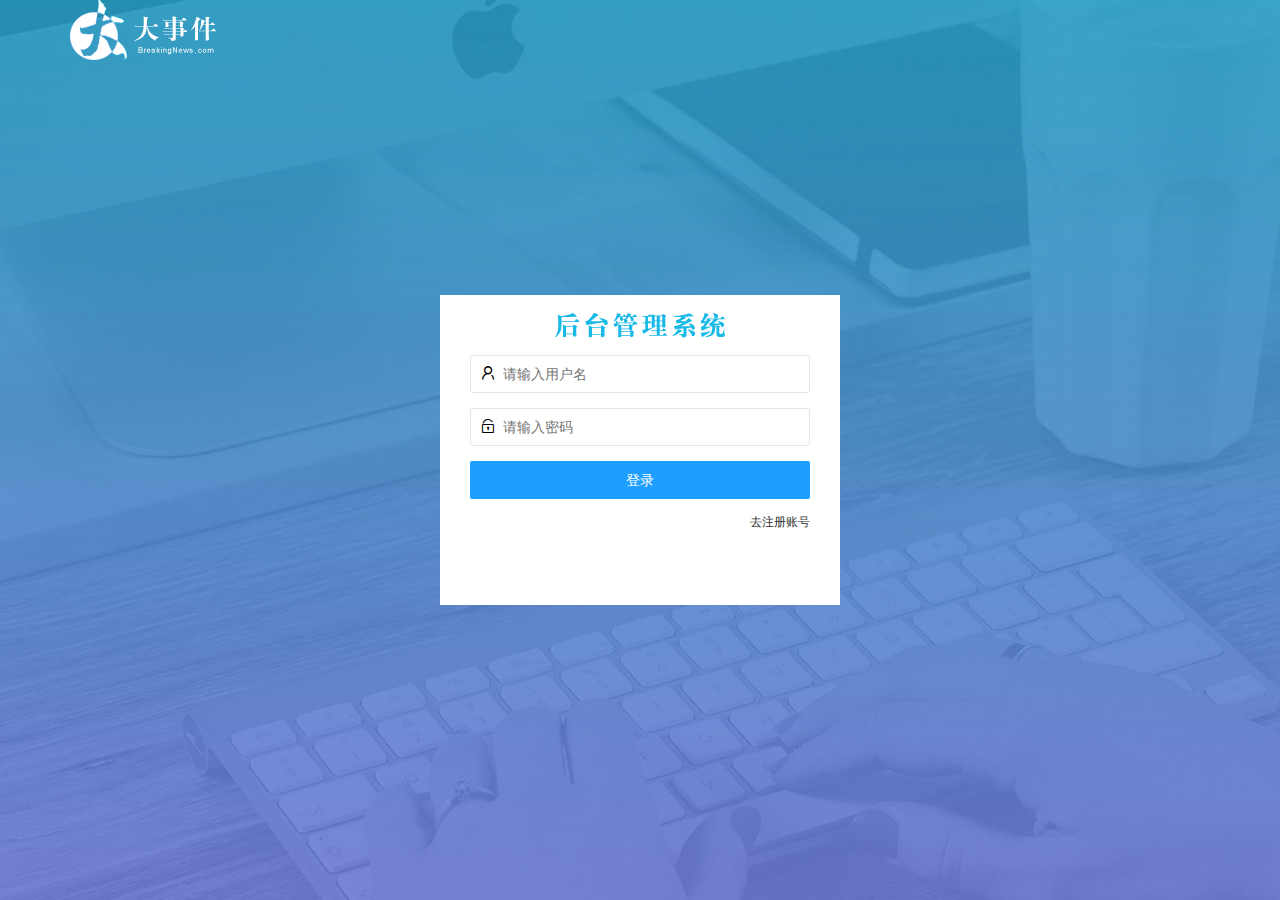
<file: login.html>
<!DOCTYPE html>
<html lang="en">
  <head>
    <meta charset="UTF-8" />
    <meta http-equiv="X-UA-Compatible" content="IE=edge" />
    <meta name="viewport" content="width=device-width, initial-scale=1.0" />
    <title>大事件-登录</title>
    <!-- 导入 LayUI 样式 -->
    <link rel="stylesheet" href="./assets/lib/layui/css/layui.css" />
    <!-- 导入自定义样式 -->
    <link rel="stylesheet" href="./assets/css/login.css" />
  </head>
  <body>
    <!-- 头部 logo 区域 -->
    <div class="layui-main">
      <img src="/assets/images/logo.png" alt="" />
    </div>

    <!-- 登录注册区域 -->
    <div class="loginAndRegBox">
      <div class="title-box"></div>
      <!-- 登录 -->
      <div class="login-box">
        <form class="layui-form" id="form_login">
          <!-- 用户名 -->
          <div class="layui-form-item">
            <i class="layui-icon layui-icon-username"></i>
            <input
              type="text"
              name="username"
              required
              lay-verify="required"
              placeholder="请输入用户名"
              autocomplete="off"
              class="layui-input"
            />
          </div>
          <!-- 密码 -->
          <div class="layui-form-item">
            <i class="layui-icon layui-icon-password"></i>
            <input
              type="password"
              name="password"
              required
              lay-verify="required"
              placeholder="请输入密码"
              autocomplete="off"
              class="layui-input"
            />
          </div>
          <!-- 登录按钮 -->

          <div class="layui-form-item">
            <!-- 注意：表单提交按钮和普通按钮的区别，就是 lay-submit 属性 -->
            <button
              class="layui-btn layui-btn-normal layui-btn-fluid"
              lay-submit
            >
              登录
            </button>
          </div>
          <div class="layui-form-item link">
            <a href="javascript:;" id="link_reg">去注册账号</a>
          </div>
        </form>
      </div>
      <!-- 注册 -->
      <div class="reg-box">
        <form class="layui-form" id="form_reg">
          <!-- 用户名 -->
          <div class="layui-form-item">
            <i class="layui-icon layui-icon-username"></i>
            <input
              type="text"
              name="username"
              required
              lay-verify="required"
              placeholder="请输入用户名"
              autocomplete="off"
              class="layui-input"
            />
          </div>

          <!-- 密码 -->
          <div class="layui-form-item">
            <i class="layui-icon layui-icon-password"></i>
            <input
              type="password"
              name="password"
              required
              lay-verify="required|pwd"
              placeholder="请输入密码"
              autocomplete="off"
              class="layui-input"
            />
          </div>

          <!-- 确认密码 -->
          <div class="layui-form-item">
            <i class="layui-icon layui-icon-password"></i>
            <input
              type="password"
              name="repassword"
              required
              lay-verify="required|pwd|repwd"
              placeholder="再次确认密码"
              autocomplete="off"
              class="layui-input"
            />
          </div>

          <!-- 注册按钮 -->
          <div class="layui-form-item">
            <!-- 注意：表单提交按钮和普通按钮的区别，就是 lay-submit 属性 -->
            <button
              class="layui-btn layui-btn-normal layui-btn-fluid"
              lay-submit
            >
              注册
            </button>
          </div>
          <div class="layui-form-item link">
            <a href="javascript:;" id="link_login">去登录</a>
          </div>
        </form>
      </div>
    </div>
  </body>
  <script src="/assets/lib/layui/layui.all.js"></script>
  <script src="/assets/lib/jquery.js"></script>
  <script src="/assets/js/baseAPI.js"></script>
  <script src="/assets/js/login.js"></script>
</html>
</file>
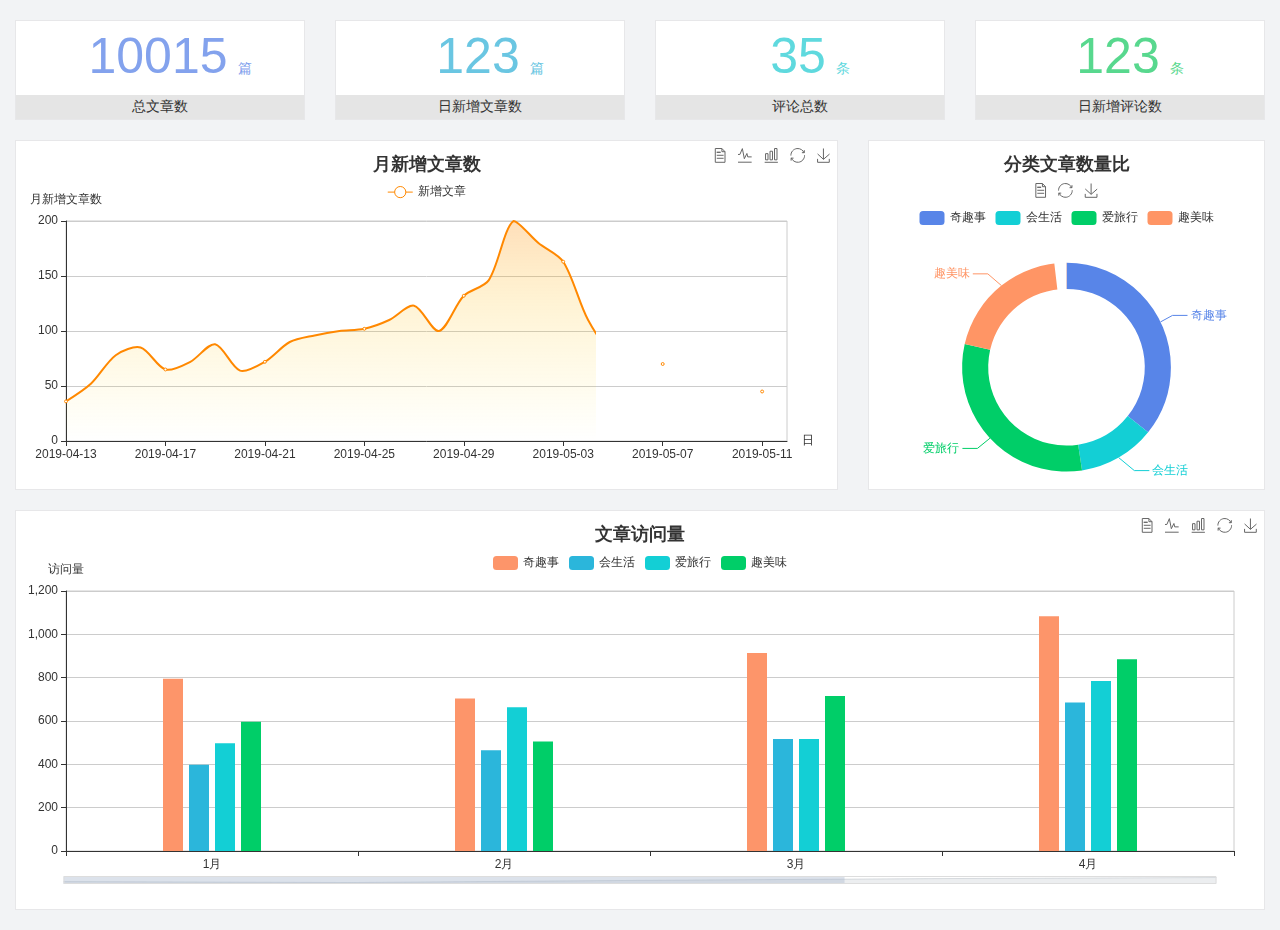
<file: home/dashboard.html>
<!DOCTYPE html>
<html lang="en">

<head>
  <meta charset="UTF-8">
  <meta name="viewport" content="width=device-width, initial-scale=1.0">
  <meta http-equiv="X-UA-Compatible" content="ie=edge">
  <title>图表统计</title>
  <link rel="stylesheet" href="../../assets/lib/bootstrap.css" />
  <link rel="stylesheet" href="../../assets/lib/main.css" />
  <script src="../../assets/lib/jquery.js"></script>
  <script type="text/javascript" src="../../assets/lib/echarts.min.js"></script>
</head>

<body>
  <div class="container-fluid">
    <div class="row spannel_list">
      <div class="col-sm-3 col-xs-6">
        <div class="spannel">
          <em>10015</em><span>篇</span>
          <b>总文章数</b>
        </div>
      </div>
      <div class="col-sm-3 col-xs-6">
        <div class="spannel scolor01">
          <em>123</em><span>篇</span>
          <b>日新增文章数</b>
        </div>
      </div>
      <div class="col-sm-3 col-xs-6">
        <div class="spannel scolor02">
          <em>35</em><span>条</span>
          <b>评论总数</b>
        </div>
      </div>
      <div class="col-sm-3 col-xs-6">
        <div class="spannel scolor03">
          <em>123</em><span>条</span>
          <b>日新增评论数</b>
        </div>
      </div>
    </div>
  </div>

  <div class="container-fluid">
    <div class="row curve-pie">
      <div class="col-lg-8 col-md-8">
        <div class="gragh_pannel" id="curve_show"></div>
      </div>
      <div class="col-lg-4 col-md-4">
        <div class="gragh_pannel" id="pie_show"></div>
      </div>
    </div>
  </div>

  <div class="container-fluid">
    <div class="column_pannel" id="column_show"></div>
  </div>

  <script>
    var oChart = echarts.init(document.getElementById('curve_show'));
    var aList_all = [
      { 'count': 36, 'date': '2019-04-13' },
      { 'count': 52, 'date': '2019-04-14' },
      { 'count': 78, 'date': '2019-04-15' },
      { 'count': 85, 'date': '2019-04-16' },
      { 'count': 65, 'date': '2019-04-17' },
      { 'count': 72, 'date': '2019-04-18' },
      { 'count': 88, 'date': '2019-04-19' },
      { 'count': 64, 'date': '2019-04-20' },
      { 'count': 72, 'date': '2019-04-21' },
      { 'count': 90, 'date': '2019-04-22' },
      { 'count': 96, 'date': '2019-04-23' },
      { 'count': 100, 'date': '2019-04-24' },
      { 'count': 102, 'date': '2019-04-25' },
      { 'count': 110, 'date': '2019-04-26' },
      { 'count': 123, 'date': '2019-04-27' },
      { 'count': 100, 'date': '2019-04-28' },
      { 'count': 132, 'date': '2019-04-29' },
      { 'count': 146, 'date': '2019-04-30' },
      { 'count': 200, 'date': '2019-05-01' },
      { 'count': 180, 'date': '2019-05-02' },
      { 'count': 163, 'date': '2019-05-03' },
      { 'count': 110, 'date': '2019-05-04' },
      { 'count': 80, 'date': '2019-05-05' },
      { 'count': 82, 'date': '2019-05-06' },
      { 'count': 70, 'date': '2019-05-07' },
      { 'count': 65, 'date': '2019-05-08' },
      { 'count': 54, 'date': '2019-05-09' },
      { 'count': 40, 'date': '2019-05-10' },
      { 'count': 45, 'date': '2019-05-11' },
      { 'count': 38, 'date': '2019-05-12' },
    ];

    let aCount = [];
    let aDate = [];

    for (var i = 0; i < aList_all.length; i++) {
      aCount.push(aList_all[i].count);
      aDate.push(aList_all[i].date);
    }

    var chartopt = {
      title: {
        text: '月新增文章数',
        left: 'center',
        top: '10'
      },
      tooltip: {
        trigger: 'axis'
      },
      legend: {
        data: ['新增文章'],
        top: '40'
      },
      toolbox: {
        show: true,
        feature: {
          mark: { show: true },
          dataView: { show: true, readOnly: false },
          magicType: { show: true, type: ['line', 'bar'] },
          restore: { show: true },
          saveAsImage: { show: true }
        }
      },
      calculable: true,
      xAxis: [
        {
          name: '日',
          type: 'category',
          boundaryGap: false,
          data: aDate
        }
      ],
      yAxis: [
        {
          name: '月新增文章数',
          type: 'value'
        }
      ],
      series: [
        {
          name: '新增文章',
          type: 'line',
          smooth: true,
          itemStyle: { normal: { areaStyle: { type: 'default' }, color: '#f80' }, lineStyle: { color: '#f80' } },
          data: aCount
        }],
      areaStyle: {
        normal: {
          color: new echarts.graphic.LinearGradient(0, 0, 0, 1, [{
            offset: 0,
            color: 'rgba(255,136,0,0.39)'
          }, {
            offset: .34,
            color: 'rgba(255,180,0,0.25)'
          }, {
            offset: 1,
            color: 'rgba(255,222,0,0.00)'
          }])

        }
      },
      grid: {
        show: true,
        x: 50,
        x2: 50,
        y: 80,
        height: 220
      }
    };

    oChart.setOption(chartopt);


    var oPie = echarts.init(document.getElementById('pie_show'));
    var oPieopt =
    {
      title: {
        top: 10,
        text: '分类文章数量比',
        x: 'center'
      },
      tooltip: {
        trigger: 'item',
        formatter: "{a} <br/>{b} : {c} ({d}%)"
      },
      color: ['#5885e8', '#13cfd5', '#00ce68', '#ff9565'],
      legend: {
        x: 'center',
        top: 65,
        data: ['奇趣事', '会生活', '爱旅行', '趣美味']
      },
      toolbox: {
        show: true,
        x: 'center',
        top: 35,
        feature: {
          mark: { show: true },
          dataView: { show: true, readOnly: false },
          magicType: {
            show: true,
            type: ['pie', 'funnel'],
            option: {
              funnel: {
                x: '25%',
                width: '50%',
                funnelAlign: 'left',
                max: 1548
              }
            }
          },
          restore: { show: true },
          saveAsImage: { show: true }
        }
      },
      calculable: true,
      series: [
        {
          name: '访问来源',
          type: 'pie',
          radius: ['45%', '60%'],
          center: ['50%', '65%'],
          data: [
            { value: 300, name: '奇趣事' },
            { value: 100, name: '会生活' },
            { value: 260, name: '爱旅行' },
            { value: 180, name: '趣美味' }
          ]
        }
      ]
    };
    oPie.setOption(oPieopt);



    var oColumn = this.echarts.init(document.getElementById('column_show'));
    var oColumnopt =
    {
      title: {
        text: '文章访问量',
        left: 'center',
        top: '10'
      },
      tooltip: {
        trigger: 'axis'
      },
      legend: {
        data: ['奇趣事', '会生活', '爱旅行', '趣美味'],
        top: '40'
      },
      toolbox: {
        show: true,
        feature: {
          mark: { show: true },
          dataView: { show: true, readOnly: false },
          magicType: { show: true, type: ['line', 'bar'] },
          restore: { show: true },
          saveAsImage: { show: true }
        }
      },
      calculable: true,
      xAxis: [
        {
          type: 'category',
          data: ['1月', '2月', '3月', '4月', '5月']
        }
      ],
      yAxis: [
        {
          name: '访问量',
          type: 'value'
        }
      ],
      series: [
        {
          name: '奇趣事',
          type: 'bar',
          barWidth: 20,
          itemStyle: {
            normal: { areaStyle: { type: 'default' }, color: '#fd956a' }
          },
          data: [800, 708, 920, 1090, 1200]
        },
        {
          name: '会生活',
          type: 'bar',
          barWidth: 20,
          itemStyle: {
            normal: { areaStyle: { type: 'default' }, color: '#2bb6db' }
          },
          data: [400, 468, 520, 690, 800]
        },
        {
          name: '爱旅行',
          type: 'bar',
          barWidth: 20,
          itemStyle: {
            normal: { areaStyle: { type: 'default' }, color: '#13cfd5' }
          },
          data: [500, 668, 520, 790, 900]
        },
        {
          name: '趣美味',
          type: 'bar',
          barWidth: 20,
          itemStyle: {
            normal: { areaStyle: { type: 'default' }, color: '#00ce68' }
          },
          data: [600, 508, 720, 890, 1000]
        }
      ],
      grid: {
        show: true,
        x: 50,
        x2: 30,
        y: 80,
        height: 260
      },
      dataZoom: [//给x轴设置滚动条
        {
          start: 0,//默认为0
          end: 100 - 1000 / 31,//默认为100
          type: 'slider',
          show: true,
          xAxisIndex: [0],
          handleSize: 0,//滑动条的 左右2个滑动条的大小
          height: 8,//组件高度
          left: 45, //左边的距离
          right: 50,//右边的距离
          bottom: 26,//右边的距离
          handleColor: '#ddd',//h滑动图标的颜色
          handleStyle: {
            borderColor: "#cacaca",
            borderWidth: "1",
            shadowBlur: 2,
            background: "#ddd",
            shadowColor: "#ddd",
          }
        }]
    };
    oColumn.setOption(oColumnopt);
  </script>
</body>

</html>
</file>
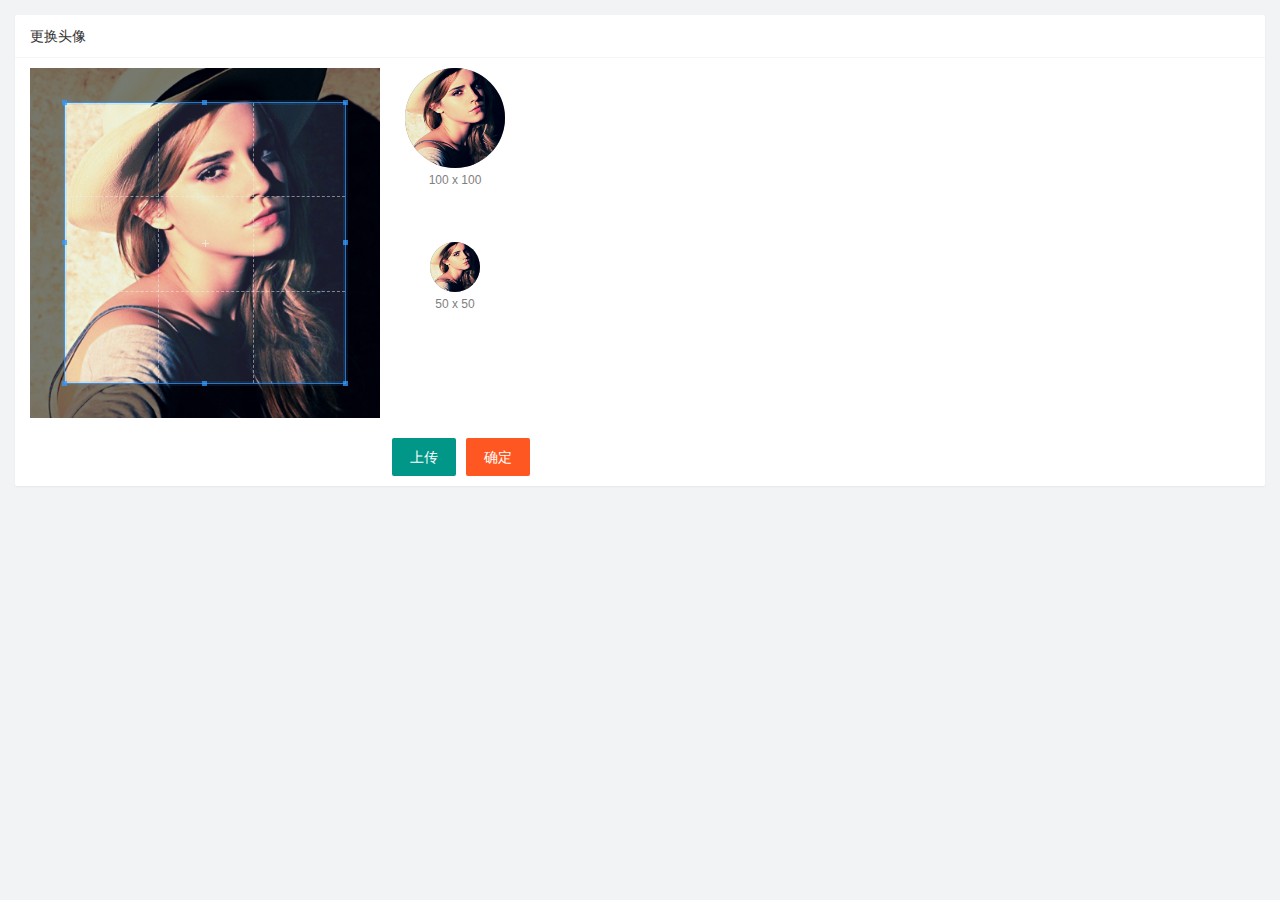
<file: user/user_avatar.html>
<!DOCTYPE html>
<html lang="en">
  <head>
    <meta charset="UTF-8" />
    <meta http-equiv="X-UA-Compatible" content="IE=edge" />
    <meta name="viewport" content="width=device-width, initial-scale=1.0" />
    <title>Document</title>
    <link rel="stylesheet" href="/assets/lib/layui/css/layui.css" />
    <link rel="stylesheet" href="/assets/lib/cropper/cropper.css" />
    <link rel="stylesheet" href="/assets/css/user/user_avatar.css" />
  </head>
  <body>
    <div class="layui-card">
      <div class="layui-card-header">更换头像</div>
      <div class="layui-card-body">
        <!-- 第一行的图片裁剪和预览区域 -->
        <div class="row1">
          <!-- 图片裁剪区域 -->
          <div class="cropper-box">
            <!-- 这个 img 标签很重要，将来会把它初始化为裁剪区域 -->
            <img id="image" src="/assets/images/sample.jpg" />
          </div>
          <!-- 图片的预览区域 -->
          <div class="preview-box">
            <div>
              <!-- 宽高为 100px 的预览区域 -->
              <div class="img-preview w100"></div>
              <p class="size">100 x 100</p>
            </div>
            <div>
              <!-- 宽高为 50px 的预览区域 -->
              <div class="img-preview w50"></div>
              <p class="size">50 x 50</p>
            </div>
          </div>
        </div>
        <!-- 第二行的按钮区域 -->
        <div class="row2">
          <input type="file" id="file" accept="image/png,image/jpeg" />
          <button type="button" class="layui-btn" id="btnChooseImage">
            上传
          </button>
          <button
            type="button"
            class="layui-btn layui-btn-danger"
            id="btnUpload"
          >
            确定
          </button>
        </div>
      </div>
    </div>
  </body>
  <script src="/assets/lib/jquery.js"></script>
  <script src="/assets/lib/cropper/Cropper.js"></script>
  <script src="/assets/lib/cropper/jquery-cropper.js"></script>
  <script src="/assets/lib/layui/layui.all.js"></script>
  <script src="/assets/js/baseAPI.js"></script>
  <script src="/assets/js/user/user_avatar.js"></script>
</html>
</file>
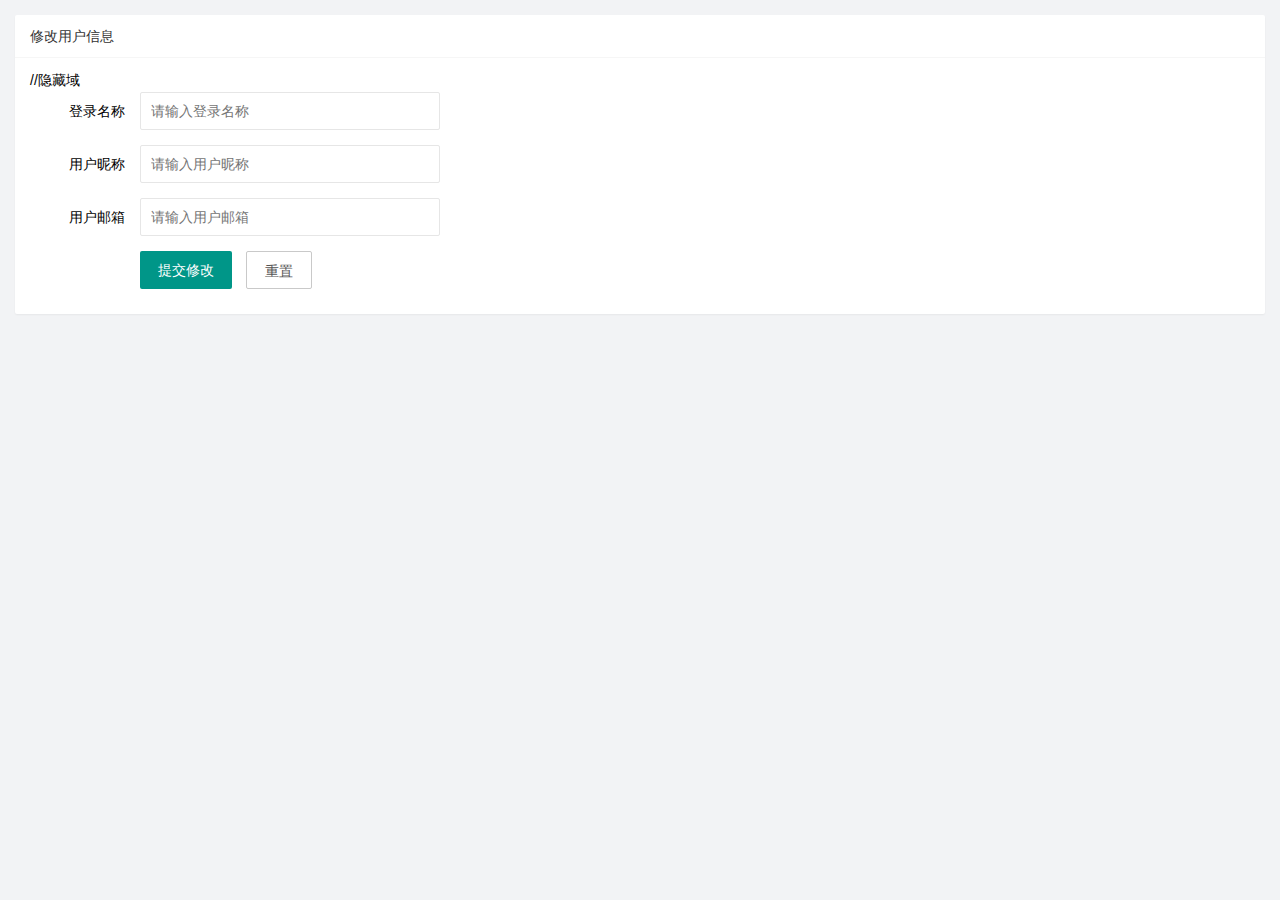
<file: user/user_info.html>
<!DOCTYPE html>
<html lang="en">
  <head>
    <meta charset="UTF-8" />
    <meta http-equiv="X-UA-Compatible" content="IE=edge" />
    <meta name="viewport" content="width=device-width, initial-scale=1.0" />
    <title>Document</title>
    <link rel="stylesheet" href="/assets/lib/layui/css/layui.css" />
    <link rel="stylesheet" href="/assets/css/user/user_info.css" />
  </head>
  <body>
    <div class="layui-card">
      <div class="layui-card-header">修改用户信息</div>
      <div class="layui-card-body">
        <!-- form 表单 -->
        <form class="layui-form" lay-filter="formUserInfo">
            //隐藏域
          <input type="hidden" name="id" />
          <div class="layui-form-item">
            <label class="layui-form-label">登录名称</label>
            <div class="layui-input-block">
              <input
                type="text"
                name="username"
                required
                readonly
                lay-verify="required"
                placeholder="请输入登录名称"
                autocomplete="off"
                class="layui-input"
              />
            </div>
          </div>
          <div class="layui-form-item">
            <label class="layui-form-label">用户昵称</label>
            <div class="layui-input-block">
              <input
                type="text"
                name="nickname"
                required
                lay-verify="required|nickname"
                placeholder="请输入用户昵称"
                autocomplete="off"
                class="layui-input"
              />
            </div>
          </div>
          <div class="layui-form-item">
            <label class="layui-form-label">用户邮箱</label>
            <div class="layui-input-block">
              <input
                type="text"
                name="email"
                required
                lay-verify="required|email"
                placeholder="请输入用户邮箱"
                autocomplete="off"
                class="layui-input"
              />
            </div>
          </div>
          <div class="layui-form-item">
            <div class="layui-input-block">
              <button class="layui-btn" lay-submit lay-filter="formDemo">
                提交修改
              </button>
              <button type="reset" class="layui-btn layui-btn-primary" id="btnReset">
                重置
              </button>
            </div>
          </div>
        </form>
      </div>
    </div>
  </body>
  <script src="/assets/lib/layui/layui.all.js"></script>
  <script src="/assets/lib/jquery.js"></script>
  <script src="/assets/js/baseAPI.js"></script>
  <script src="/assets/js/user/user_info.js"></script>
</html>
</file>
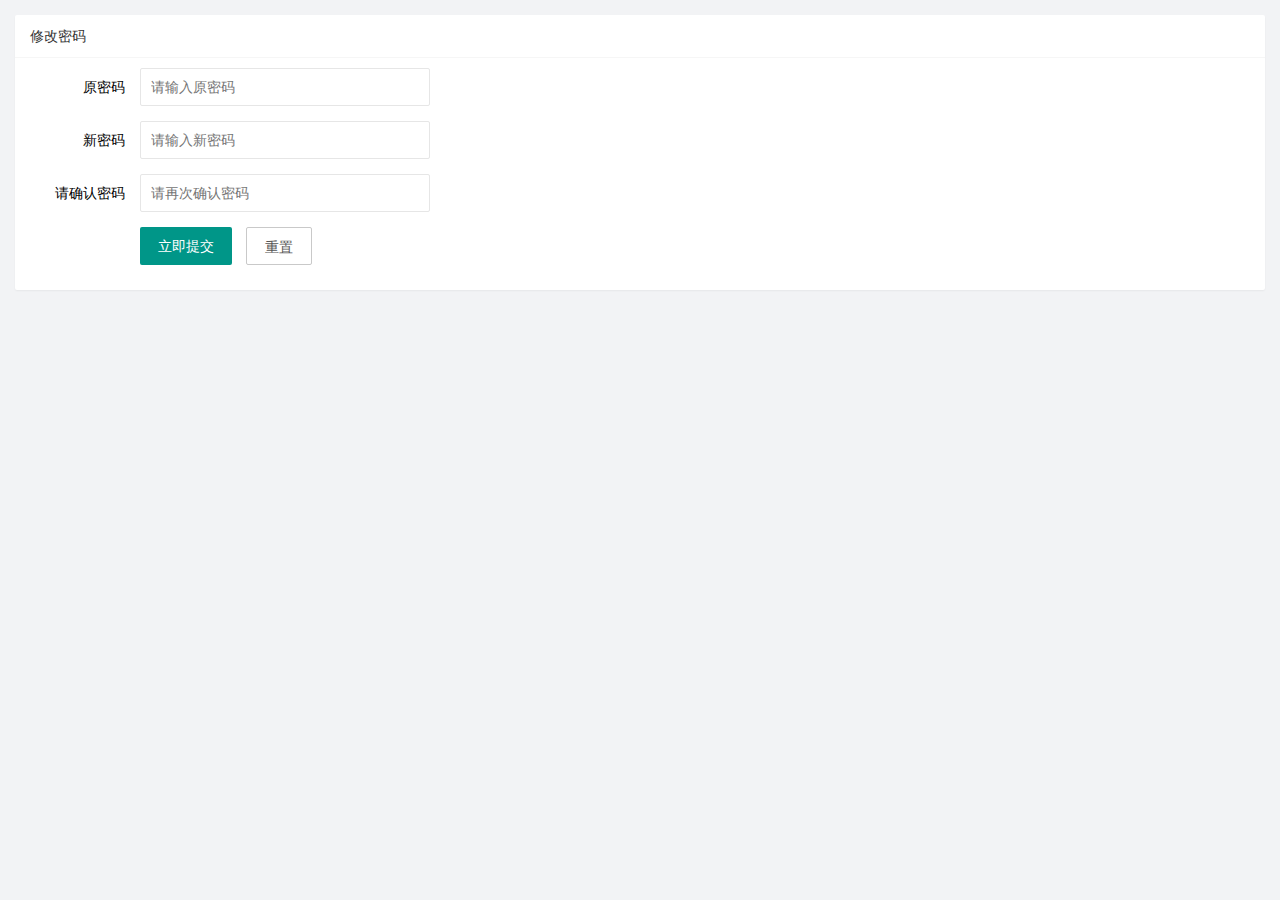
<file: user/user_pwd.html>
<!DOCTYPE html>
<html lang="en">
  <head>
    <meta charset="UTF-8" />
    <meta http-equiv="X-UA-Compatible" content="IE=edge" />
    <meta name="viewport" content="width=device-width, initial-scale=1.0" />
    <title>Document</title>
    <link rel="stylesheet" href="/assets/lib/layui/css/layui.css" />
    <link rel="stylesheet" href="/assets/css/user/user_pwd.css" />
  </head>
  <body>
    <div class="layui-card">
      <div class="layui-card-header">修改密码</div>
      <div class="layui-card-body">
        <form class="layui-form" action="">
          <div class="layui-form-item">
            <label class="layui-form-label">原密码</label>
            <div class="layui-input-block">
              <input
                type="password"
                name="oldPwd"
                required
                lay-verify="required|pwd"
                placeholder="请输入原密码"
                autocomplete="off"
                class="layui-input"
              />
            </div>
          </div>
          <div class="layui-form-item">
            <label class="layui-form-label">新密码</label>
            <div class="layui-input-block">
              <input
                type="password"
                name="newPwd"
                required
                lay-verify="required|pwd|samePwd"
                placeholder="请输入新密码"
                autocomplete="off"
                class="layui-input"
              />
            </div>
          </div>
          <div class="layui-form-item">
            <label class="layui-form-label">请确认密码</label>
            <div class="layui-input-block">
              <input
                type="password"
                name="rePwd"
                required
                lay-verify="required|pwd|rePwd"
                placeholder="请再次确认密码"
                autocomplete="off"
                class="layui-input"
              />
            </div>
          </div>
          <div class="layui-form-item">
            <div class="layui-input-block">
              <button class="layui-btn" lay-submit lay-filter="formDemo">
                立即提交
              </button>
              <button type="reset" class="layui-btn layui-btn-primary">
                重置
              </button>
            </div>
          </div>
        </form>
      </div>
    </div>
  </body>
  <!-- 导入 layui 的 js -->
  <script src="/assets/lib/layui/layui.all.js"></script>
  <!-- 导入 jQuery -->
  <script src="/assets/lib/jquery.js"></script>
  <!-- 导入 baseAPI -->
  <script src="/assets/js/baseAPI.js"></script>
  <!-- 导入自己的 js -->
  <script src="/assets/js/user/user_pwd.js"></script>
</html>
</file>
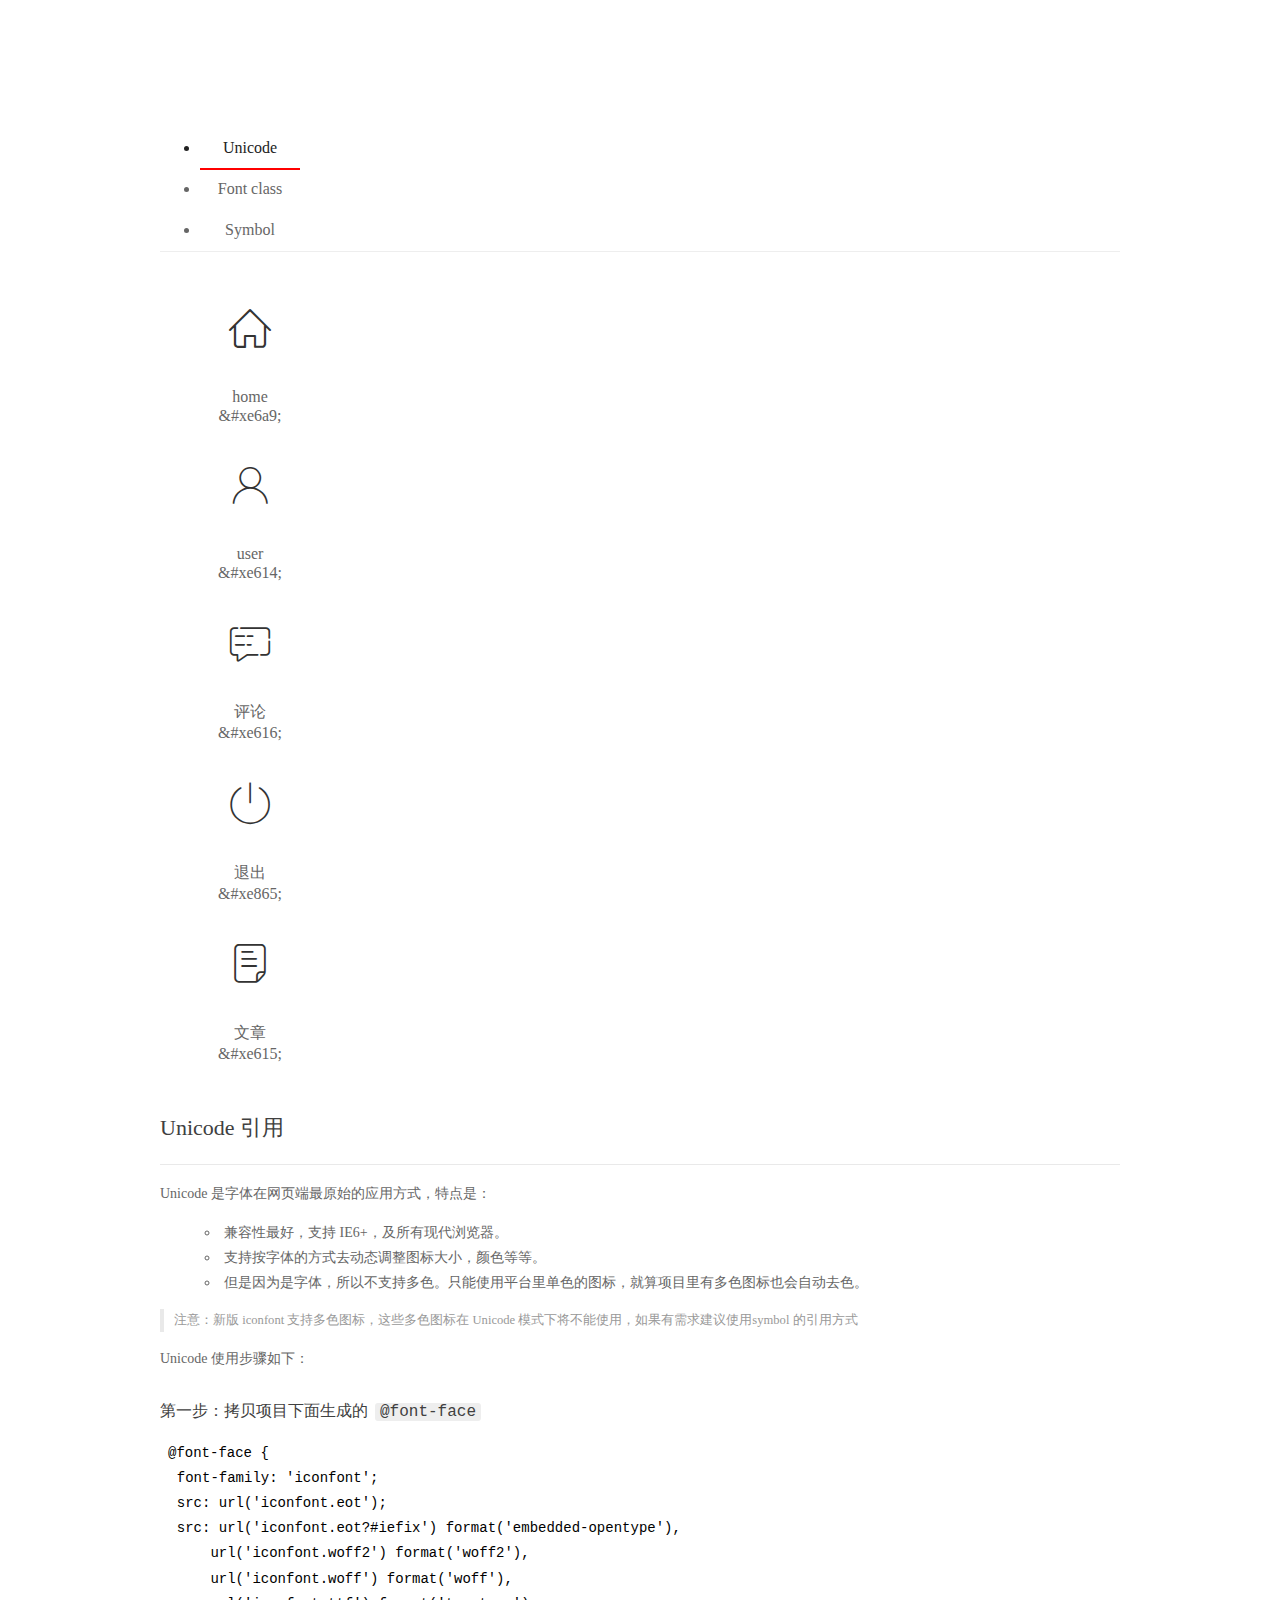
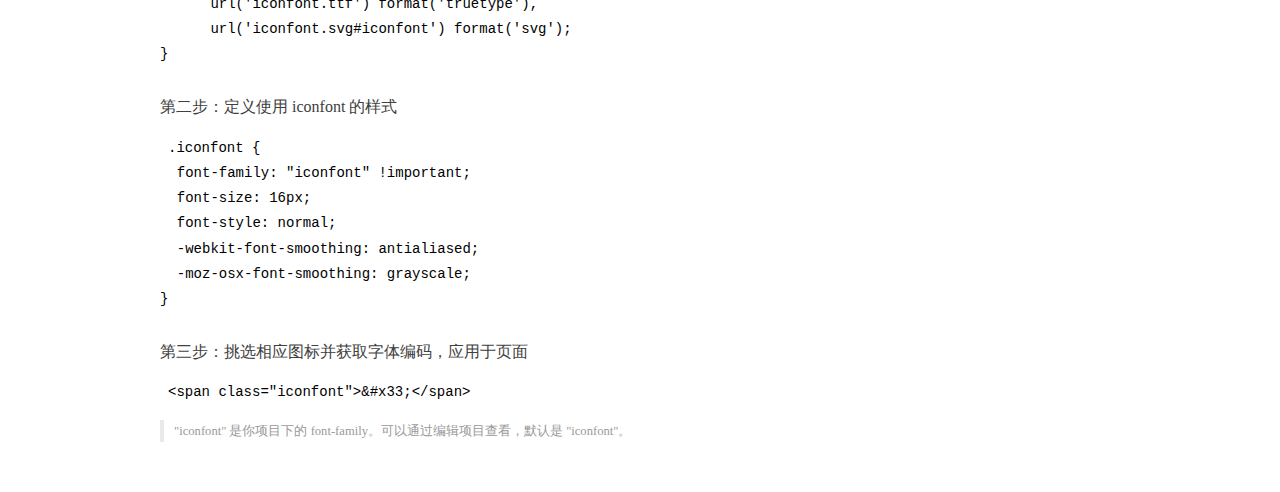
<file: assets/fonts/demo_index.html>
<!DOCTYPE html>
<html>
<head>
  <meta charset="utf-8"/>
  <title>IconFont Demo</title>
  <link rel="shortcut icon" href="https://gtms04.alicdn.com/tps/i4/TB1_oz6GVXXXXaFXpXXJDFnIXXX-64-64.ico" type="image/x-icon"/>
  <link rel="stylesheet" href="https://g.alicdn.com/thx/cube/1.3.2/cube.min.css">
  <link rel="stylesheet" href="demo.css">
  <link rel="stylesheet" href="iconfont.css">
  <script src="iconfont.js"></script>
  <!-- jQuery -->
  <script src="https://a1.alicdn.com/oss/uploads/2018/12/26/7bfddb60-08e8-11e9-9b04-53e73bb6408b.js"></script>
  <!-- 代码高亮 -->
  <script src="https://a1.alicdn.com/oss/uploads/2018/12/26/a3f714d0-08e6-11e9-8a15-ebf944d7534c.js"></script>
</head>
<body>
  <div class="main">
    <h1 class="logo"><a href="https://www.iconfont.cn/" title="iconfont 首页" target="_blank">&#xe86b;</a></h1>
    <div class="nav-tabs">
      <ul id="tabs" class="dib-box">
        <li class="dib active"><span>Unicode</span></li>
        <li class="dib"><span>Font class</span></li>
        <li class="dib"><span>Symbol</span></li>
      </ul>
      
    </div>
    <div class="tab-container">
      <div class="content unicode" style="display: block;">
          <ul class="icon_lists dib-box">
          
            <li class="dib">
              <span class="icon iconfont">&#xe6a9;</span>
                <div class="name">home</div>
                <div class="code-name">&amp;#xe6a9;</div>
              </li>
          
            <li class="dib">
              <span class="icon iconfont">&#xe614;</span>
                <div class="name">user</div>
                <div class="code-name">&amp;#xe614;</div>
              </li>
          
            <li class="dib">
              <span class="icon iconfont">&#xe616;</span>
                <div class="name">评论</div>
                <div class="code-name">&amp;#xe616;</div>
              </li>
          
            <li class="dib">
              <span class="icon iconfont">&#xe865;</span>
                <div class="name">退出</div>
                <div class="code-name">&amp;#xe865;</div>
              </li>
          
            <li class="dib">
              <span class="icon iconfont">&#xe615;</span>
                <div class="name">文章</div>
                <div class="code-name">&amp;#xe615;</div>
              </li>
          
          </ul>
          <div class="article markdown">
          <h2 id="unicode-">Unicode 引用</h2>
          <hr>

          <p>Unicode 是字体在网页端最原始的应用方式，特点是：</p>
          <ul>
            <li>兼容性最好，支持 IE6+，及所有现代浏览器。</li>
            <li>支持按字体的方式去动态调整图标大小，颜色等等。</li>
            <li>但是因为是字体，所以不支持多色。只能使用平台里单色的图标，就算项目里有多色图标也会自动去色。</li>
          </ul>
          <blockquote>
            <p>注意：新版 iconfont 支持多色图标，这些多色图标在 Unicode 模式下将不能使用，如果有需求建议使用symbol 的引用方式</p>
          </blockquote>
          <p>Unicode 使用步骤如下：</p>
          <h3 id="-font-face">第一步：拷贝项目下面生成的 <code>@font-face</code></h3>
<pre><code class="language-css"
>@font-face {
  font-family: 'iconfont';
  src: url('iconfont.eot');
  src: url('iconfont.eot?#iefix') format('embedded-opentype'),
      url('iconfont.woff2') format('woff2'),
      url('iconfont.woff') format('woff'),
      url('iconfont.ttf') format('truetype'),
      url('iconfont.svg#iconfont') format('svg');
}
</code></pre>
          <h3 id="-iconfont-">第二步：定义使用 iconfont 的样式</h3>
<pre><code class="language-css"
>.iconfont {
  font-family: "iconfont" !important;
  font-size: 16px;
  font-style: normal;
  -webkit-font-smoothing: antialiased;
  -moz-osx-font-smoothing: grayscale;
}
</code></pre>
          <h3 id="-">第三步：挑选相应图标并获取字体编码，应用于页面</h3>
<pre>
<code class="language-html"
>&lt;span class="iconfont"&gt;&amp;#x33;&lt;/span&gt;
</code></pre>
          <blockquote>
            <p>"iconfont" 是你项目下的 font-family。可以通过编辑项目查看，默认是 "iconfont"。</p>
          </blockquote>
          </div>
      </div>
      <div class="content font-class">
        <ul class="icon_lists dib-box">
          
          <li class="dib">
            <span class="icon iconfont icon-home"></span>
            <div class="name">
              home
            </div>
            <div class="code-name">.icon-home
            </div>
          </li>
          
          <li class="dib">
            <span class="icon iconfont icon-user"></span>
            <div class="name">
              user
            </div>
            <div class="code-name">.icon-user
            </div>
          </li>
          
          <li class="dib">
            <span class="icon iconfont icon-pinglun"></span>
            <div class="name">
              评论
            </div>
            <div class="code-name">.icon-pinglun
            </div>
          </li>
          
          <li class="dib">
            <span class="icon iconfont icon-tuichu"></span>
            <div class="name">
              退出
            </div>
            <div class="code-name">.icon-tuichu
            </div>
          </li>
          
          <li class="dib">
            <span class="icon iconfont icon-16"></span>
            <div class="name">
              文章
            </div>
            <div class="code-name">.icon-16
            </div>
          </li>
          
        </ul>
        <div class="article markdown">
        <h2 id="font-class-">font-class 引用</h2>
        <hr>

        <p>font-class 是 Unicode 使用方式的一种变种，主要是解决 Unicode 书写不直观，语意不明确的问题。</p>
        <p>与 Unicode 使用方式相比，具有如下特点：</p>
        <ul>
          <li>兼容性良好，支持 IE8+，及所有现代浏览器。</li>
          <li>相比于 Unicode 语意明确，书写更直观。可以很容易分辨这个 icon 是什么。</li>
          <li>因为使用 class 来定义图标，所以当要替换图标时，只需要修改 class 里面的 Unicode 引用。</li>
          <li>不过因为本质上还是使用的字体，所以多色图标还是不支持的。</li>
        </ul>
        <p>使用步骤如下：</p>
        <h3 id="-fontclass-">第一步：引入项目下面生成的 fontclass 代码：</h3>
<pre><code class="language-html">&lt;link rel="stylesheet" href="./iconfont.css"&gt;
</code></pre>
        <h3 id="-">第二步：挑选相应图标并获取类名，应用于页面：</h3>
<pre><code class="language-html">&lt;span class="iconfont icon-xxx"&gt;&lt;/span&gt;
</code></pre>
        <blockquote>
          <p>"
            iconfont" 是你项目下的 font-family。可以通过编辑项目查看，默认是 "iconfont"。</p>
        </blockquote>
      </div>
      </div>
      <div class="content symbol">
          <ul class="icon_lists dib-box">
          
            <li class="dib">
                <svg class="icon svg-icon" aria-hidden="true">
                  <use xlink:href="#icon-home"></use>
                </svg>
                <div class="name">home</div>
                <div class="code-name">#icon-home</div>
            </li>
          
            <li class="dib">
                <svg class="icon svg-icon" aria-hidden="true">
                  <use xlink:href="#icon-user"></use>
                </svg>
                <div class="name">user</div>
                <div class="code-name">#icon-user</div>
            </li>
          
            <li class="dib">
                <svg class="icon svg-icon" aria-hidden="true">
                  <use xlink:href="#icon-pinglun"></use>
                </svg>
                <div class="name">评论</div>
                <div class="code-name">#icon-pinglun</div>
            </li>
          
            <li class="dib">
                <svg class="icon svg-icon" aria-hidden="true">
                  <use xlink:href="#icon-tuichu"></use>
                </svg>
                <div class="name">退出</div>
                <div class="code-name">#icon-tuichu</div>
            </li>
          
            <li class="dib">
                <svg class="icon svg-icon" aria-hidden="true">
                  <use xlink:href="#icon-16"></use>
                </svg>
                <div class="name">文章</div>
                <div class="code-name">#icon-16</div>
            </li>
          
          </ul>
          <div class="article markdown">
          <h2 id="symbol-">Symbol 引用</h2>
          <hr>

          <p>这是一种全新的使用方式，应该说这才是未来的主流，也是平台目前推荐的用法。相关介绍可以参考这篇<a href="">文章</a>
            这种用法其实是做了一个 SVG 的集合，与另外两种相比具有如下特点：</p>
          <ul>
            <li>支持多色图标了，不再受单色限制。</li>
            <li>通过一些技巧，支持像字体那样，通过 <code>font-size</code>, <code>color</code> 来调整样式。</li>
            <li>兼容性较差，支持 IE9+，及现代浏览器。</li>
            <li>浏览器渲染 SVG 的性能一般，还不如 png。</li>
          </ul>
          <p>使用步骤如下：</p>
          <h3 id="-symbol-">第一步：引入项目下面生成的 symbol 代码：</h3>
<pre><code class="language-html">&lt;script src="./iconfont.js"&gt;&lt;/script&gt;
</code></pre>
          <h3 id="-css-">第二步：加入通用 CSS 代码（引入一次就行）：</h3>
<pre><code class="language-html">&lt;style&gt;
.icon {
  width: 1em;
  height: 1em;
  vertical-align: -0.15em;
  fill: currentColor;
  overflow: hidden;
}
&lt;/style&gt;
</code></pre>
          <h3 id="-">第三步：挑选相应图标并获取类名，应用于页面：</h3>
<pre><code class="language-html">&lt;svg class="icon" aria-hidden="true"&gt;
  &lt;use xlink:href="#icon-xxx"&gt;&lt;/use&gt;
&lt;/svg&gt;
</code></pre>
          </div>
      </div>

    </div>
  </div>
  <script>
  $(document).ready(function () {
      $('.tab-container .content:first').show()

      $('#tabs li').click(function (e) {
        var tabContent = $('.tab-container .content')
        var index = $(this).index()

        if ($(this).hasClass('active')) {
          return
        } else {
          $('#tabs li').removeClass('active')
          $(this).addClass('active')

          tabContent.hide().eq(index).fadeIn()
        }
      })
    })
  </script>
</body>
</html>
</file>
<file: assets/lib/layui/css/layui.css>
/** layui-v2.5.5 MIT License By https://www.layui.com */
 .layui-inline,img{display:inline-block;vertical-align:middle}h1,h2,h3,h4,h5,h6{font-weight:400}.layui-edge,.layui-header,.layui-inline,.layui-main{position:relative}.layui-body,.layui-edge,.layui-elip{overflow:hidden}.layui-btn,.layui-edge,.layui-inline,img{vertical-align:middle}.layui-btn,.layui-disabled,.layui-icon,.layui-unselect{-moz-user-select:none;-webkit-user-select:none;-ms-user-select:none}.layui-elip,.layui-form-checkbox span,.layui-form-pane .layui-form-label{text-overflow:ellipsis;white-space:nowrap}.layui-breadcrumb,.layui-tree-btnGroup{visibility:hidden}blockquote,body,button,dd,div,dl,dt,form,h1,h2,h3,h4,h5,h6,input,li,ol,p,pre,td,textarea,th,ul{margin:0;padding:0;-webkit-tap-highlight-color:rgba(0,0,0,0)}a:active,a:hover{outline:0}img{border:none}li{list-style:none}table{border-collapse:collapse;border-spacing:0}h4,h5,h6{font-size:100%}button,input,optgroup,option,select,textarea{font-family:inherit;font-size:inherit;font-style:inherit;font-weight:inherit;outline:0}pre{white-space:pre-wrap;white-space:-moz-pre-wrap;white-space:-pre-wrap;white-space:-o-pre-wrap;word-wrap:break-word}body{line-height:24px;font:14px Helvetica Neue,Helvetica,PingFang SC,Tahoma,Arial,sans-serif}hr{height:1px;margin:10px 0;border:0;clear:both}a{color:#333;text-decoration:none}a:hover{color:#777}a cite{font-style:normal;*cursor:pointer}.layui-border-box,.layui-border-box *{box-sizing:border-box}.layui-box,.layui-box *{box-sizing:content-box}.layui-clear{clear:both;*zoom:1}.layui-clear:after{content:'\20';clear:both;*zoom:1;display:block;height:0}.layui-inline{*display:inline;*zoom:1}.layui-edge{display:inline-block;width:0;height:0;border-width:6px;border-style:dashed;border-color:transparent}.layui-edge-top{top:-4px;border-bottom-color:#999;border-bottom-style:solid}.layui-edge-right{border-left-color:#999;border-left-style:solid}.layui-edge-bottom{top:2px;border-top-color:#999;border-top-style:solid}.layui-edge-left{border-right-color:#999;border-right-style:solid}.layui-disabled,.layui-disabled:hover{color:#d2d2d2!important;cursor:not-allowed!important}.layui-circle{border-radius:100%}.layui-show{display:block!important}.layui-hide{display:none!important}@font-face{font-family:layui-icon;src:url(../font/iconfont.eot?v=250);src:url(../font/iconfont.eot?v=250#iefix) format('embedded-opentype'),url(../font/iconfont.woff2?v=250) format('woff2'),url(../font/iconfont.woff?v=250) format('woff'),url(../font/iconfont.ttf?v=250) format('truetype'),url(../font/iconfont.svg?v=250#layui-icon) format('svg')}.layui-icon{font-family:layui-icon!important;font-size:16px;font-style:normal;-webkit-font-smoothing:antialiased;-moz-osx-font-smoothing:grayscale}.layui-icon-reply-fill:before{content:"\e611"}.layui-icon-set-fill:before{content:"\e614"}.layui-icon-menu-fill:before{content:"\e60f"}.layui-icon-search:before{content:"\e615"}.layui-icon-share:before{content:"\e641"}.layui-icon-set-sm:before{content:"\e620"}.layui-icon-engine:before{content:"\e628"}.layui-icon-close:before{content:"\1006"}.layui-icon-close-fill:before{content:"\1007"}.layui-icon-chart-screen:before{content:"\e629"}.layui-icon-star:before{content:"\e600"}.layui-icon-circle-dot:before{content:"\e617"}.layui-icon-chat:before{content:"\e606"}.layui-icon-release:before{content:"\e609"}.layui-icon-list:before{content:"\e60a"}.layui-icon-chart:before{content:"\e62c"}.layui-icon-ok-circle:before{content:"\1005"}.layui-icon-layim-theme:before{content:"\e61b"}.layui-icon-table:before{content:"\e62d"}.layui-icon-right:before{content:"\e602"}.layui-icon-left:before{content:"\e603"}.layui-icon-cart-simple:before{content:"\e698"}.layui-icon-face-cry:before{content:"\e69c"}.layui-icon-face-smile:before{content:"\e6af"}.layui-icon-survey:before{content:"\e6b2"}.layui-icon-tree:before{content:"\e62e"}.layui-icon-upload-circle:before{content:"\e62f"}.layui-icon-add-circle:before{content:"\e61f"}.layui-icon-download-circle:before{content:"\e601"}.layui-icon-templeate-1:before{content:"\e630"}.layui-icon-util:before{content:"\e631"}.layui-icon-face-surprised:before{content:"\e664"}.layui-icon-edit:before{content:"\e642"}.layui-icon-speaker:before{content:"\e645"}.layui-icon-down:before{content:"\e61a"}.layui-icon-file:before{content:"\e621"}.layui-icon-layouts:before{content:"\e632"}.layui-icon-rate-half:before{content:"\e6c9"}.layui-icon-add-circle-fine:before{content:"\e608"}.layui-icon-prev-circle:before{content:"\e633"}.layui-icon-read:before{content:"\e705"}.layui-icon-404:before{content:"\e61c"}.layui-icon-carousel:before{content:"\e634"}.layui-icon-help:before{content:"\e607"}.layui-icon-code-circle:before{content:"\e635"}.layui-icon-water:before{content:"\e636"}.layui-icon-username:before{content:"\e66f"}.layui-icon-find-fill:before{content:"\e670"}.layui-icon-about:before{content:"\e60b"}.layui-icon-location:before{content:"\e715"}.layui-icon-up:before{content:"\e619"}.layui-icon-pause:before{content:"\e651"}.layui-icon-date:before{content:"\e637"}.layui-icon-layim-uploadfile:before{content:"\e61d"}.layui-icon-delete:before{content:"\e640"}.layui-icon-play:before{content:"\e652"}.layui-icon-top:before{content:"\e604"}.layui-icon-friends:before{content:"\e612"}.layui-icon-refresh-3:before{content:"\e9aa"}.layui-icon-ok:before{content:"\e605"}.layui-icon-layer:before{content:"\e638"}.layui-icon-face-smile-fine:before{content:"\e60c"}.layui-icon-dollar:before{content:"\e659"}.layui-icon-group:before{content:"\e613"}.layui-icon-layim-download:before{content:"\e61e"}.layui-icon-picture-fine:before{content:"\e60d"}.layui-icon-link:before{content:"\e64c"}.layui-icon-diamond:before{content:"\e735"}.layui-icon-log:before{content:"\e60e"}.layui-icon-rate-solid:before{content:"\e67a"}.layui-icon-fonts-del:before{content:"\e64f"}.layui-icon-unlink:before{content:"\e64d"}.layui-icon-fonts-clear:before{content:"\e639"}.layui-icon-triangle-r:before{content:"\e623"}.layui-icon-circle:before{content:"\e63f"}.layui-icon-radio:before{content:"\e643"}.layui-icon-align-center:before{content:"\e647"}.layui-icon-align-right:before{content:"\e648"}.layui-icon-align-left:before{content:"\e649"}.layui-icon-loading-1:before{content:"\e63e"}.layui-icon-return:before{content:"\e65c"}.layui-icon-fonts-strong:before{content:"\e62b"}.layui-icon-upload:before{content:"\e67c"}.layui-icon-dialogue:before{content:"\e63a"}.layui-icon-video:before{content:"\e6ed"}.layui-icon-headset:before{content:"\e6fc"}.layui-icon-cellphone-fine:before{content:"\e63b"}.layui-icon-add-1:before{content:"\e654"}.layui-icon-face-smile-b:before{content:"\e650"}.layui-icon-fonts-html:before{content:"\e64b"}.layui-icon-form:before{content:"\e63c"}.layui-icon-cart:before{content:"\e657"}.layui-icon-camera-fill:before{content:"\e65d"}.layui-icon-tabs:before{content:"\e62a"}.layui-icon-fonts-code:before{content:"\e64e"}.layui-icon-fire:before{content:"\e756"}.layui-icon-set:before{content:"\e716"}.layui-icon-fonts-u:before{content:"\e646"}.layui-icon-triangle-d:before{content:"\e625"}.layui-icon-tips:before{content:"\e702"}.layui-icon-picture:before{content:"\e64a"}.layui-icon-more-vertical:before{content:"\e671"}.layui-icon-flag:before{content:"\e66c"}.layui-icon-loading:before{content:"\e63d"}.layui-icon-fonts-i:before{content:"\e644"}.layui-icon-refresh-1:before{content:"\e666"}.layui-icon-rmb:before{content:"\e65e"}.layui-icon-home:before{content:"\e68e"}.layui-icon-user:before{content:"\e770"}.layui-icon-notice:before{content:"\e667"}.layui-icon-login-weibo:before{content:"\e675"}.layui-icon-voice:before{content:"\e688"}.layui-icon-upload-drag:before{content:"\e681"}.layui-icon-login-qq:before{content:"\e676"}.layui-icon-snowflake:before{content:"\e6b1"}.layui-icon-file-b:before{content:"\e655"}.layui-icon-template:before{content:"\e663"}.layui-icon-auz:before{content:"\e672"}.layui-icon-console:before{content:"\e665"}.layui-icon-app:before{content:"\e653"}.layui-icon-prev:before{content:"\e65a"}.layui-icon-website:before{content:"\e7ae"}.layui-icon-next:before{content:"\e65b"}.layui-icon-component:before{content:"\e857"}.layui-icon-more:before{content:"\e65f"}.layui-icon-login-wechat:before{content:"\e677"}.layui-icon-shrink-right:before{content:"\e668"}.layui-icon-spread-left:before{content:"\e66b"}.layui-icon-camera:before{content:"\e660"}.layui-icon-note:before{content:"\e66e"}.layui-icon-refresh:before{content:"\e669"}.layui-icon-female:before{content:"\e661"}.layui-icon-male:before{content:"\e662"}.layui-icon-password:before{content:"\e673"}.layui-icon-senior:before{content:"\e674"}.layui-icon-theme:before{content:"\e66a"}.layui-icon-tread:before{content:"\e6c5"}.layui-icon-praise:before{content:"\e6c6"}.layui-icon-star-fill:before{content:"\e658"}.layui-icon-rate:before{content:"\e67b"}.layui-icon-template-1:before{content:"\e656"}.layui-icon-vercode:before{content:"\e679"}.layui-icon-cellphone:before{content:"\e678"}.layui-icon-screen-full:before{content:"\e622"}.layui-icon-screen-restore:before{content:"\e758"}.layui-icon-cols:before{content:"\e610"}.layui-icon-export:before{content:"\e67d"}.layui-icon-print:before{content:"\e66d"}.layui-icon-slider:before{content:"\e714"}.layui-icon-addition:before{content:"\e624"}.layui-icon-subtraction:before{content:"\e67e"}.layui-icon-service:before{content:"\e626"}.layui-icon-transfer:before{content:"\e691"}.layui-main{width:1140px;margin:0 auto}.layui-header{z-index:1000;height:60px}.layui-header a:hover{transition:all .5s;-webkit-transition:all .5s}.layui-side{position:fixed;left:0;top:0;bottom:0;z-index:999;width:200px;overflow-x:hidden}.layui-side-scroll{position:relative;width:220px;height:100%;overflow-x:hidden}.layui-body{position:absolute;left:200px;right:0;top:0;bottom:0;z-index:998;width:auto;overflow-y:auto;box-sizing:border-box}.layui-layout-body{overflow:hidden}.layui-layout-admin .layui-header{background-color:#23262E}.layui-layout-admin .layui-side{top:60px;width:200px;overflow-x:hidden}.layui-layout-admin .layui-body{position:fixed;top:60px;bottom:44px}.layui-layout-admin .layui-main{width:auto;margin:0 15px}.layui-layout-admin .layui-footer{position:fixed;left:200px;right:0;bottom:0;height:44px;line-height:44px;padding:0 15px;background-color:#eee}.layui-layout-admin .layui-logo{position:absolute;left:0;top:0;width:200px;height:100%;line-height:60px;text-align:center;color:#009688;font-size:16px}.layui-layout-admin .layui-header .layui-nav{background:0 0}.layui-layout-left{position:absolute!important;left:200px;top:0}.layui-layout-right{position:absolute!important;right:0;top:0}.layui-container{position:relative;margin:0 auto;padding:0 15px;box-sizing:border-box}.layui-fluid{position:relative;margin:0 auto;padding:0 15px}.layui-row:after,.layui-row:before{content:'';display:block;clear:both}.layui-col-lg1,.layui-col-lg10,.layui-col-lg11,.layui-col-lg12,.layui-col-lg2,.layui-col-lg3,.layui-col-lg4,.layui-col-lg5,.layui-col-lg6,.layui-col-lg7,.layui-col-lg8,.layui-col-lg9,.layui-col-md1,.layui-col-md10,.layui-col-md11,.layui-col-md12,.layui-col-md2,.layui-col-md3,.layui-col-md4,.layui-col-md5,.layui-col-md6,.layui-col-md7,.layui-col-md8,.layui-col-md9,.layui-col-sm1,.layui-col-sm10,.layui-col-sm11,.layui-col-sm12,.layui-col-sm2,.layui-col-sm3,.layui-col-sm4,.layui-col-sm5,.layui-col-sm6,.layui-col-sm7,.layui-col-sm8,.layui-col-sm9,.layui-col-xs1,.layui-col-xs10,.layui-col-xs11,.layui-col-xs12,.layui-col-xs2,.layui-col-xs3,.layui-col-xs4,.layui-col-xs5,.layui-col-xs6,.layui-col-xs7,.layui-col-xs8,.layui-col-xs9{position:relative;display:block;box-sizing:border-box}.layui-col-xs1,.layui-col-xs10,.layui-col-xs11,.layui-col-xs12,.layui-col-xs2,.layui-col-xs3,.layui-col-xs4,.layui-col-xs5,.layui-col-xs6,.layui-col-xs7,.layui-col-xs8,.layui-col-xs9{float:left}.layui-col-xs1{width:8.33333333%}.layui-col-xs2{width:16.66666667%}.layui-col-xs3{width:25%}.layui-col-xs4{width:33.33333333%}.layui-col-xs5{width:41.66666667%}.layui-col-xs6{width:50%}.layui-col-xs7{width:58.33333333%}.layui-col-xs8{width:66.66666667%}.layui-col-xs9{width:75%}.layui-col-xs10{width:83.33333333%}.layui-col-xs11{width:91.66666667%}.layui-col-xs12{width:100%}.layui-col-xs-offset1{margin-left:8.33333333%}.layui-col-xs-offset2{margin-left:16.66666667%}.layui-col-xs-offset3{margin-left:25%}.layui-col-xs-offset4{margin-left:33.33333333%}.layui-col-xs-offset5{margin-left:41.66666667%}.layui-col-xs-offset6{margin-left:50%}.layui-col-xs-offset7{margin-left:58.33333333%}.layui-col-xs-offset8{margin-left:66.66666667%}.layui-col-xs-offset9{margin-left:75%}.layui-col-xs-offset10{margin-left:83.33333333%}.layui-col-xs-offset11{margin-left:91.66666667%}.layui-col-xs-offset12{margin-left:100%}@media screen and (max-width:768px){.layui-hide-xs{display:none!important}.layui-show-xs-block{display:block!important}.layui-show-xs-inline{display:inline!important}.layui-show-xs-inline-block{display:inline-block!important}}@media screen and (min-width:768px){.layui-container{width:750px}.layui-hide-sm{display:none!important}.layui-show-sm-block{display:block!important}.layui-show-sm-inline{display:inline!important}.layui-show-sm-inline-block{display:inline-block!important}.layui-col-sm1,.layui-col-sm10,.layui-col-sm11,.layui-col-sm12,.layui-col-sm2,.layui-col-sm3,.layui-col-sm4,.layui-col-sm5,.layui-col-sm6,.layui-col-sm7,.layui-col-sm8,.layui-col-sm9{float:left}.layui-col-sm1{width:8.33333333%}.layui-col-sm2{width:16.66666667%}.layui-col-sm3{width:25%}.layui-col-sm4{width:33.33333333%}.layui-col-sm5{width:41.66666667%}.layui-col-sm6{width:50%}.layui-col-sm7{width:58.33333333%}.layui-col-sm8{width:66.66666667%}.layui-col-sm9{width:75%}.layui-col-sm10{width:83.33333333%}.layui-col-sm11{width:91.66666667%}.layui-col-sm12{width:100%}.layui-col-sm-offset1{margin-left:8.33333333%}.layui-col-sm-offset2{margin-left:16.66666667%}.layui-col-sm-offset3{margin-left:25%}.layui-col-sm-offset4{margin-left:33.33333333%}.layui-col-sm-offset5{margin-left:41.66666667%}.layui-col-sm-offset6{margin-left:50%}.layui-col-sm-offset7{margin-left:58.33333333%}.layui-col-sm-offset8{margin-left:66.66666667%}.layui-col-sm-offset9{margin-left:75%}.layui-col-sm-offset10{margin-left:83.33333333%}.layui-col-sm-offset11{margin-left:91.66666667%}.layui-col-sm-offset12{margin-left:100%}}@media screen and (min-width:992px){.layui-container{width:970px}.layui-hide-md{display:none!important}.layui-show-md-block{display:block!important}.layui-show-md-inline{display:inline!important}.layui-show-md-inline-block{display:inline-block!important}.layui-col-md1,.layui-col-md10,.layui-col-md11,.layui-col-md12,.layui-col-md2,.layui-col-md3,.layui-col-md4,.layui-col-md5,.layui-col-md6,.layui-col-md7,.layui-col-md8,.layui-col-md9{float:left}.layui-col-md1{width:8.33333333%}.layui-col-md2{width:16.66666667%}.layui-col-md3{width:25%}.layui-col-md4{width:33.33333333%}.layui-col-md5{width:41.66666667%}.layui-col-md6{width:50%}.layui-col-md7{width:58.33333333%}.layui-col-md8{width:66.66666667%}.layui-col-md9{width:75%}.layui-col-md10{width:83.33333333%}.layui-col-md11{width:91.66666667%}.layui-col-md12{width:100%}.layui-col-md-offset1{margin-left:8.33333333%}.layui-col-md-offset2{margin-left:16.66666667%}.layui-col-md-offset3{margin-left:25%}.layui-col-md-offset4{margin-left:33.33333333%}.layui-col-md-offset5{margin-left:41.66666667%}.layui-col-md-offset6{margin-left:50%}.layui-col-md-offset7{margin-left:58.33333333%}.layui-col-md-offset8{margin-left:66.66666667%}.layui-col-md-offset9{margin-left:75%}.layui-col-md-offset10{margin-left:83.33333333%}.layui-col-md-offset11{margin-left:91.66666667%}.layui-col-md-offset12{margin-left:100%}}@media screen and (min-width:1200px){.layui-container{width:1170px}.layui-hide-lg{display:none!important}.layui-show-lg-block{display:block!important}.layui-show-lg-inline{display:inline!important}.layui-show-lg-inline-block{display:inline-block!important}.layui-col-lg1,.layui-col-lg10,.layui-col-lg11,.layui-col-lg12,.layui-col-lg2,.layui-col-lg3,.layui-col-lg4,.layui-col-lg5,.layui-col-lg6,.layui-col-lg7,.layui-col-lg8,.layui-col-lg9{float:left}.layui-col-lg1{width:8.33333333%}.layui-col-lg2{width:16.66666667%}.layui-col-lg3{width:25%}.layui-col-lg4{width:33.33333333%}.layui-col-lg5{width:41.66666667%}.layui-col-lg6{width:50%}.layui-col-lg7{width:58.33333333%}.layui-col-lg8{width:66.66666667%}.layui-col-lg9{width:75%}.layui-col-lg10{width:83.33333333%}.layui-col-lg11{width:91.66666667%}.layui-col-lg12{width:100%}.layui-col-lg-offset1{margin-left:8.33333333%}.layui-col-lg-offset2{margin-left:16.66666667%}.layui-col-lg-offset3{margin-left:25%}.layui-col-lg-offset4{margin-left:33.33333333%}.layui-col-lg-offset5{margin-left:41.66666667%}.layui-col-lg-offset6{margin-left:50%}.layui-col-lg-offset7{margin-left:58.33333333%}.layui-col-lg-offset8{margin-left:66.66666667%}.layui-col-lg-offset9{margin-left:75%}.layui-col-lg-offset10{margin-left:83.33333333%}.layui-col-lg-offset11{margin-left:91.66666667%}.layui-col-lg-offset12{margin-left:100%}}.layui-col-space1{margin:-.5px}.layui-col-space1>*{padding:.5px}.layui-col-space3{margin:-1.5px}.layui-col-space3>*{padding:1.5px}.layui-col-space5{margin:-2.5px}.layui-col-space5>*{padding:2.5px}.layui-col-space8{margin:-3.5px}.layui-col-space8>*{padding:3.5px}.layui-col-space10{margin:-5px}.layui-col-space10>*{padding:5px}.layui-col-space12{margin:-6px}.layui-col-space12>*{padding:6px}.layui-col-space15{margin:-7.5px}.layui-col-space15>*{padding:7.5px}.layui-col-space18{margin:-9px}.layui-col-space18>*{padding:9px}.layui-col-space20{margin:-10px}.layui-col-space20>*{padding:10px}.layui-col-space22{margin:-11px}.layui-col-space22>*{padding:11px}.layui-col-space25{margin:-12.5px}.layui-col-space25>*{padding:12.5px}.layui-col-space30{margin:-15px}.layui-col-space30>*{padding:15px}.layui-btn,.layui-input,.layui-select,.layui-textarea,.layui-upload-button{outline:0;-webkit-appearance:none;transition:all .3s;-webkit-transition:all .3s;box-sizing:border-box}.layui-elem-quote{margin-bottom:10px;padding:15px;line-height:22px;border-left:5px solid #009688;border-radius:0 2px 2px 0;background-color:#f2f2f2}.layui-quote-nm{border-style:solid;border-width:1px 1px 1px 5px;background:0 0}.layui-elem-field{margin-bottom:10px;padding:0;border-width:1px;border-style:solid}.layui-elem-field legend{margin-left:20px;padding:0 10px;font-size:20px;font-weight:300}.layui-field-title{margin:10px 0 20px;border-width:1px 0 0}.layui-field-box{padding:10px 15px}.layui-field-title .layui-field-box{padding:10px 0}.layui-progress{position:relative;height:6px;border-radius:20px;background-color:#e2e2e2}.layui-progress-bar{position:absolute;left:0;top:0;width:0;max-width:100%;height:6px;border-radius:20px;text-align:right;background-color:#5FB878;transition:all .3s;-webkit-transition:all .3s}.layui-progress-big,.layui-progress-big .layui-progress-bar{height:18px;line-height:18px}.layui-progress-text{position:relative;top:-20px;line-height:18px;font-size:12px;color:#666}.layui-progress-big .layui-progress-text{position:static;padding:0 10px;color:#fff}.layui-collapse{border-width:1px;border-style:solid;border-radius:2px}.layui-colla-content,.layui-colla-item{border-top-width:1px;border-top-style:solid}.layui-colla-item:first-child{border-top:none}.layui-colla-title{position:relative;height:42px;line-height:42px;padding:0 15px 0 35px;color:#333;background-color:#f2f2f2;cursor:pointer;font-size:14px;overflow:hidden}.layui-colla-content{display:none;padding:10px 15px;line-height:22px;color:#666}.layui-colla-icon{position:absolute;left:15px;top:0;font-size:14px}.layui-card{margin-bottom:15px;border-radius:2px;background-color:#fff;box-shadow:0 1px 2px 0 rgba(0,0,0,.05)}.layui-card:last-child{margin-bottom:0}.layui-card-header{position:relative;height:42px;line-height:42px;padding:0 15px;border-bottom:1px solid #f6f6f6;color:#333;border-radius:2px 2px 0 0;font-size:14px}.layui-bg-black,.layui-bg-blue,.layui-bg-cyan,.layui-bg-green,.layui-bg-orange,.layui-bg-red{color:#fff!important}.layui-card-body{position:relative;padding:10px 15px;line-height:24px}.layui-card-body[pad15]{padding:15px}.layui-card-body[pad20]{padding:20px}.layui-card-body .layui-table{margin:5px 0}.layui-card .layui-tab{margin:0}.layui-panel-window{position:relative;padding:15px;border-radius:0;border-top:5px solid #E6E6E6;background-color:#fff}.layui-auxiliar-moving{position:fixed;left:0;right:0;top:0;bottom:0;width:100%;height:100%;background:0 0;z-index:9999999999}.layui-form-label,.layui-form-mid,.layui-form-select,.layui-input-block,.layui-input-inline,.layui-textarea{position:relative}.layui-bg-red{background-color:#FF5722!important}.layui-bg-orange{background-color:#FFB800!important}.layui-bg-green{background-color:#009688!important}.layui-bg-cyan{background-color:#2F4056!important}.layui-bg-blue{background-color:#1E9FFF!important}.layui-bg-black{background-color:#393D49!important}.layui-bg-gray{background-color:#eee!important;color:#666!important}.layui-badge-rim,.layui-colla-content,.layui-colla-item,.layui-collapse,.layui-elem-field,.layui-form-pane .layui-form-item[pane],.layui-form-pane .layui-form-label,.layui-input,.layui-layedit,.layui-layedit-tool,.layui-quote-nm,.layui-select,.layui-tab-bar,.layui-tab-card,.layui-tab-title,.layui-tab-title .layui-this:after,.layui-textarea{border-color:#e6e6e6}.layui-timeline-item:before,hr{background-color:#e6e6e6}.layui-text{line-height:22px;font-size:14px;color:#666}.layui-text h1,.layui-text h2,.layui-text h3{font-weight:500;color:#333}.layui-text h1{font-size:30px}.layui-text h2{font-size:24px}.layui-text h3{font-size:18px}.layui-text a:not(.layui-btn){color:#01AAED}.layui-text a:not(.layui-btn):hover{text-decoration:underline}.layui-text ul{padding:5px 0 5px 15px}.layui-text ul li{margin-top:5px;list-style-type:disc}.layui-text em,.layui-word-aux{color:#999!important;padding:0 5px!important}.layui-btn{display:inline-block;height:38px;line-height:38px;padding:0 18px;background-color:#009688;color:#fff;white-space:nowrap;text-align:center;font-size:14px;border:none;border-radius:2px;cursor:pointer}.layui-btn:hover{opacity:.8;filter:alpha(opacity=80);color:#fff}.layui-btn:active{opacity:1;filter:alpha(opacity=100)}.layui-btn+.layui-btn{margin-left:10px}.layui-btn-container{font-size:0}.layui-btn-container .layui-btn{margin-right:10px;margin-bottom:10px}.layui-btn-container .layui-btn+.layui-btn{margin-left:0}.layui-table .layui-btn-container .layui-btn{margin-bottom:9px}.layui-btn-radius{border-radius:100px}.layui-btn .layui-icon{margin-right:3px;font-size:18px;vertical-align:bottom;vertical-align:middle\9}.layui-btn-primary{border:1px solid #C9C9C9;background-color:#fff;color:#555}.layui-btn-primary:hover{border-color:#009688;color:#333}.layui-btn-normal{background-color:#1E9FFF}.layui-btn-warm{background-color:#FFB800}.layui-btn-danger{background-color:#FF5722}.layui-btn-checked{background-color:#5FB878}.layui-btn-disabled,.layui-btn-disabled:active,.layui-btn-disabled:hover{border:1px solid #e6e6e6;background-color:#FBFBFB;color:#C9C9C9;cursor:not-allowed;opacity:1}.layui-btn-lg{height:44px;line-height:44px;padding:0 25px;font-size:16px}.layui-btn-sm{height:30px;line-height:30px;padding:0 10px;font-size:12px}.layui-btn-sm i{font-size:16px!important}.layui-btn-xs{height:22px;line-height:22px;padding:0 5px;font-size:12px}.layui-btn-xs i{font-size:14px!important}.layui-btn-group{display:inline-block;vertical-align:middle;font-size:0}.layui-btn-group .layui-btn{margin-left:0!important;margin-right:0!important;border-left:1px solid rgba(255,255,255,.5);border-radius:0}.layui-btn-group .layui-btn-primary{border-left:none}.layui-btn-group .layui-btn-primary:hover{border-color:#C9C9C9;color:#009688}.layui-btn-group .layui-btn:first-child{border-left:none;border-radius:2px 0 0 2px}.layui-btn-group .layui-btn-primary:first-child{border-left:1px solid #c9c9c9}.layui-btn-group .layui-btn:last-child{border-radius:0 2px 2px 0}.layui-btn-group .layui-btn+.layui-btn{margin-left:0}.layui-btn-group+.layui-btn-group{margin-left:10px}.layui-btn-fluid{width:100%}.layui-input,.layui-select,.layui-textarea{height:38px;line-height:1.3;line-height:38px\9;border-width:1px;border-style:solid;background-color:#fff;border-radius:2px}.layui-input::-webkit-input-placeholder,.layui-select::-webkit-input-placeholder,.layui-textarea::-webkit-input-placeholder{line-height:1.3}.layui-input,.layui-textarea{display:block;width:100%;padding-left:10px}.layui-input:hover,.layui-textarea:hover{border-color:#D2D2D2!important}.layui-input:focus,.layui-textarea:focus{border-color:#C9C9C9!important}.layui-textarea{min-height:100px;height:auto;line-height:20px;padding:6px 10px;resize:vertical}.layui-select{padding:0 10px}.layui-form input[type=checkbox],.layui-form input[type=radio],.layui-form select{display:none}.layui-form [lay-ignore]{display:initial}.layui-form-item{margin-bottom:15px;clear:both;*zoom:1}.layui-form-item:after{content:'\20';clear:both;*zoom:1;display:block;height:0}.layui-form-label{float:left;display:block;padding:9px 15px;width:80px;font-weight:400;line-height:20px;text-align:right}.layui-form-label-col{display:block;float:none;padding:9px 0;line-height:20px;text-align:left}.layui-form-item .layui-inline{margin-bottom:5px;margin-right:10px}.layui-input-block{margin-left:110px;min-height:36px}.layui-input-inline{display:inline-block;vertical-align:middle}.layui-form-item .layui-input-inline{float:left;width:190px;margin-right:10px}.layui-form-text .layui-input-inline{width:auto}.layui-form-mid{float:left;display:block;padding:9px 0!important;line-height:20px;margin-right:10px}.layui-form-danger+.layui-form-select .layui-input,.layui-form-danger:focus{border-color:#FF5722!important}.layui-form-select .layui-input{padding-right:30px;cursor:pointer}.layui-form-select .layui-edge{position:absolute;right:10px;top:50%;margin-top:-3px;cursor:pointer;border-width:6px;border-top-color:#c2c2c2;border-top-style:solid;transition:all .3s;-webkit-transition:all .3s}.layui-form-select dl{display:none;position:absolute;left:0;top:42px;padding:5px 0;z-index:899;min-width:100%;border:1px solid #d2d2d2;max-height:300px;overflow-y:auto;background-color:#fff;border-radius:2px;box-shadow:0 2px 4px rgba(0,0,0,.12);box-sizing:border-box}.layui-form-select dl dd,.layui-form-select dl dt{padding:0 10px;line-height:36px;white-space:nowrap;overflow:hidden;text-overflow:ellipsis}.layui-form-select dl dt{font-size:12px;color:#999}.layui-form-select dl dd{cursor:pointer}.layui-form-select dl dd:hover{background-color:#f2f2f2;-webkit-transition:.5s all;transition:.5s all}.layui-form-select .layui-select-group dd{padding-left:20px}.layui-form-select dl dd.layui-select-tips{padding-left:10px!important;color:#999}.layui-form-select dl dd.layui-this{background-color:#5FB878;color:#fff}.layui-form-checkbox,.layui-form-select dl dd.layui-disabled{background-color:#fff}.layui-form-selected dl{display:block}.layui-form-checkbox,.layui-form-checkbox *,.layui-form-switch{display:inline-block;vertical-align:middle}.layui-form-selected .layui-edge{margin-top:-9px;-webkit-transform:rotate(180deg);transform:rotate(180deg);margin-top:-3px\9}:root .layui-form-selected .layui-edge{margin-top:-9px\0/IE9}.layui-form-selectup dl{top:auto;bottom:42px}.layui-select-none{margin:5px 0;text-align:center;color:#999}.layui-select-disabled .layui-disabled{border-color:#eee!important}.layui-select-disabled .layui-edge{border-top-color:#d2d2d2}.layui-form-checkbox{position:relative;height:30px;line-height:30px;margin-right:10px;padding-right:30px;cursor:pointer;font-size:0;-webkit-transition:.1s linear;transition:.1s linear;box-sizing:border-box}.layui-form-checkbox span{padding:0 10px;height:100%;font-size:14px;border-radius:2px 0 0 2px;background-color:#d2d2d2;color:#fff;overflow:hidden}.layui-form-checkbox:hover span{background-color:#c2c2c2}.layui-form-checkbox i{position:absolute;right:0;top:0;width:30px;height:28px;border:1px solid #d2d2d2;border-left:none;border-radius:0 2px 2px 0;color:#fff;font-size:20px;text-align:center}.layui-form-checkbox:hover i{border-color:#c2c2c2;color:#c2c2c2}.layui-form-checked,.layui-form-checked:hover{border-color:#5FB878}.layui-form-checked span,.layui-form-checked:hover span{background-color:#5FB878}.layui-form-checked i,.layui-form-checked:hover i{color:#5FB878}.layui-form-item .layui-form-checkbox{margin-top:4px}.layui-form-checkbox[lay-skin=primary]{height:auto!important;line-height:normal!important;min-width:18px;min-height:18px;border:none!important;margin-right:0;padding-left:28px;padding-right:0;background:0 0}.layui-form-checkbox[lay-skin=primary] span{padding-left:0;padding-right:15px;line-height:18px;background:0 0;color:#666}.layui-form-checkbox[lay-skin=primary] i{right:auto;left:0;width:16px;height:16px;line-height:16px;border:1px solid #d2d2d2;font-size:12px;border-radius:2px;background-color:#fff;-webkit-transition:.1s linear;transition:.1s linear}.layui-form-checkbox[lay-skin=primary]:hover i{border-color:#5FB878;color:#fff}.layui-form-checked[lay-skin=primary] i{border-color:#5FB878!important;background-color:#5FB878;color:#fff}.layui-checkbox-disbaled[lay-skin=primary] span{background:0 0!important;color:#c2c2c2}.layui-checkbox-disbaled[lay-skin=primary]:hover i{border-color:#d2d2d2}.layui-form-item .layui-form-checkbox[lay-skin=primary]{margin-top:10px}.layui-form-switch{position:relative;height:22px;line-height:22px;min-width:35px;padding:0 5px;margin-top:8px;border:1px solid #d2d2d2;border-radius:20px;cursor:pointer;background-color:#fff;-webkit-transition:.1s linear;transition:.1s linear}.layui-form-switch i{position:absolute;left:5px;top:3px;width:16px;height:16px;border-radius:20px;background-color:#d2d2d2;-webkit-transition:.1s linear;transition:.1s linear}.layui-form-switch em{position:relative;top:0;width:25px;margin-left:21px;padding:0!important;text-align:center!important;color:#999!important;font-style:normal!important;font-size:12px}.layui-form-onswitch{border-color:#5FB878;background-color:#5FB878}.layui-checkbox-disbaled,.layui-checkbox-disbaled i{border-color:#e2e2e2!important}.layui-form-onswitch i{left:100%;margin-left:-21px;background-color:#fff}.layui-form-onswitch em{margin-left:5px;margin-right:21px;color:#fff!important}.layui-checkbox-disbaled span{background-color:#e2e2e2!important}.layui-checkbox-disbaled:hover i{color:#fff!important}[lay-radio]{display:none}.layui-form-radio,.layui-form-radio *{display:inline-block;vertical-align:middle}.layui-form-radio{line-height:28px;margin:6px 10px 0 0;padding-right:10px;cursor:pointer;font-size:0}.layui-form-radio *{font-size:14px}.layui-form-radio>i{margin-right:8px;font-size:22px;color:#c2c2c2}.layui-form-radio>i:hover,.layui-form-radioed>i{color:#5FB878}.layui-radio-disbaled>i{color:#e2e2e2!important}.layui-form-pane .layui-form-label{width:110px;padding:8px 15px;height:38px;line-height:20px;border-width:1px;border-style:solid;border-radius:2px 0 0 2px;text-align:center;background-color:#FBFBFB;overflow:hidden;box-sizing:border-box}.layui-form-pane .layui-input-inline{margin-left:-1px}.layui-form-pane .layui-input-block{margin-left:110px;left:-1px}.layui-form-pane .layui-input{border-radius:0 2px 2px 0}.layui-form-pane .layui-form-text .layui-form-label{float:none;width:100%;border-radius:2px;box-sizing:border-box;text-align:left}.layui-form-pane .layui-form-text .layui-input-inline{display:block;margin:0;top:-1px;clear:both}.layui-form-pane .layui-form-text .layui-input-block{margin:0;left:0;top:-1px}.layui-form-pane .layui-form-text .layui-textarea{min-height:100px;border-radius:0 0 2px 2px}.layui-form-pane .layui-form-checkbox{margin:4px 0 4px 10px}.layui-form-pane .layui-form-radio,.layui-form-pane .layui-form-switch{margin-top:6px;margin-left:10px}.layui-form-pane .layui-form-item[pane]{position:relative;border-width:1px;border-style:solid}.layui-form-pane .layui-form-item[pane] .layui-form-label{position:absolute;left:0;top:0;height:100%;border-width:0 1px 0 0}.layui-form-pane .layui-form-item[pane] .layui-input-inline{margin-left:110px}@media screen and (max-width:450px){.layui-form-item .layui-form-label{text-overflow:ellipsis;overflow:hidden;white-space:nowrap}.layui-form-item .layui-inline{display:block;margin-right:0;margin-bottom:20px;clear:both}.layui-form-item .layui-inline:after{content:'\20';clear:both;display:block;height:0}.layui-form-item .layui-input-inline{display:block;float:none;left:-3px;width:auto;margin:0 0 10px 112px}.layui-form-item .layui-input-inline+.layui-form-mid{margin-left:110px;top:-5px;padding:0}.layui-form-item .layui-form-checkbox{margin-right:5px;margin-bottom:5px}}.layui-layedit{border-width:1px;border-style:solid;border-radius:2px}.layui-layedit-tool{padding:3px 5px;border-bottom-width:1px;border-bottom-style:solid;font-size:0}.layedit-tool-fixed{position:fixed;top:0;border-top:1px solid #e2e2e2}.layui-layedit-tool .layedit-tool-mid,.layui-layedit-tool .layui-icon{display:inline-block;vertical-align:middle;text-align:center;font-size:14px}.layui-layedit-tool .layui-icon{position:relative;width:32px;height:30px;line-height:30px;margin:3px 5px;color:#777;cursor:pointer;border-radius:2px}.layui-layedit-tool .layui-icon:hover{color:#393D49}.layui-layedit-tool .layui-icon:active{color:#000}.layui-layedit-tool .layedit-tool-active{background-color:#e2e2e2;color:#000}.layui-layedit-tool .layui-disabled,.layui-layedit-tool .layui-disabled:hover{color:#d2d2d2;cursor:not-allowed}.layui-layedit-tool .layedit-tool-mid{width:1px;height:18px;margin:0 10px;background-color:#d2d2d2}.layedit-tool-html{width:50px!important;font-size:30px!important}.layedit-tool-b,.layedit-tool-code,.layedit-tool-help{font-size:16px!important}.layedit-tool-d,.layedit-tool-face,.layedit-tool-image,.layedit-tool-unlink{font-size:18px!important}.layedit-tool-image input{position:absolute;font-size:0;left:0;top:0;width:100%;height:100%;opacity:.01;filter:Alpha(opacity=1);cursor:pointer}.layui-layedit-iframe iframe{display:block;width:100%}#LAY_layedit_code{overflow:hidden}.layui-laypage{display:inline-block;*display:inline;*zoom:1;vertical-align:middle;margin:10px 0;font-size:0}.layui-laypage>a:first-child,.layui-laypage>a:first-child em{border-radius:2px 0 0 2px}.layui-laypage>a:last-child,.layui-laypage>a:last-child em{border-radius:0 2px 2px 0}.layui-laypage>:first-child{margin-left:0!important}.layui-laypage>:last-child{margin-right:0!important}.layui-laypage a,.layui-laypage button,.layui-laypage input,.layui-laypage select,.layui-laypage span{border:1px solid #e2e2e2}.layui-laypage a,.layui-laypage span{display:inline-block;*display:inline;*zoom:1;vertical-align:middle;padding:0 15px;height:28px;line-height:28px;margin:0 -1px 5px 0;background-color:#fff;color:#333;font-size:12px}.layui-flow-more a *,.layui-laypage input,.layui-table-view select[lay-ignore]{display:inline-block}.layui-laypage a:hover{color:#009688}.layui-laypage em{font-style:normal}.layui-laypage .layui-laypage-spr{color:#999;font-weight:700}.layui-laypage a{text-decoration:none}.layui-laypage .layui-laypage-curr{position:relative}.layui-laypage .layui-laypage-curr em{position:relative;color:#fff}.layui-laypage .layui-laypage-curr .layui-laypage-em{position:absolute;left:-1px;top:-1px;padding:1px;width:100%;height:100%;background-color:#009688}.layui-laypage-em{border-radius:2px}.layui-laypage-next em,.layui-laypage-prev em{font-family:Sim sun;font-size:16px}.layui-laypage .layui-laypage-count,.layui-laypage .layui-laypage-limits,.layui-laypage .layui-laypage-refresh,.layui-laypage .layui-laypage-skip{margin-left:10px;margin-right:10px;padding:0;border:none}.layui-laypage .layui-laypage-limits,.layui-laypage .layui-laypage-refresh{vertical-align:top}.layui-laypage .layui-laypage-refresh i{font-size:18px;cursor:pointer}.layui-laypage select{height:22px;padding:3px;border-radius:2px;cursor:pointer}.layui-laypage .layui-laypage-skip{height:30px;line-height:30px;color:#999}.layui-laypage button,.layui-laypage input{height:30px;line-height:30px;border-radius:2px;vertical-align:top;background-color:#fff;box-sizing:border-box}.layui-laypage input{width:40px;margin:0 10px;padding:0 3px;text-align:center}.layui-laypage input:focus,.layui-laypage select:focus{border-color:#009688!important}.layui-laypage button{margin-left:10px;padding:0 10px;cursor:pointer}.layui-table,.layui-table-view{margin:10px 0}.layui-flow-more{margin:10px 0;text-align:center;color:#999;font-size:14px}.layui-flow-more a{height:32px;line-height:32px}.layui-flow-more a *{vertical-align:top}.layui-flow-more a cite{padding:0 20px;border-radius:3px;background-color:#eee;color:#333;font-style:normal}.layui-flow-more a cite:hover{opacity:.8}.layui-flow-more a i{font-size:30px;color:#737383}.layui-table{width:100%;background-color:#fff;color:#666}.layui-table tr{transition:all .3s;-webkit-transition:all .3s}.layui-table th{text-align:left;font-weight:400}.layui-table tbody tr:hover,.layui-table thead tr,.layui-table-click,.layui-table-header,.layui-table-hover,.layui-table-mend,.layui-table-patch,.layui-table-tool,.layui-table-total,.layui-table-total tr,.layui-table[lay-even] tr:nth-child(even){background-color:#f2f2f2}.layui-table td,.layui-table th,.layui-table-col-set,.layui-table-fixed-r,.layui-table-grid-down,.layui-table-header,.layui-table-page,.layui-table-tips-main,.layui-table-tool,.layui-table-total,.layui-table-view,.layui-table[lay-skin=line],.layui-table[lay-skin=row]{border-width:1px;border-style:solid;border-color:#e6e6e6}.layui-table td,.layui-table th{position:relative;padding:9px 15px;min-height:20px;line-height:20px;font-size:14px}.layui-table[lay-skin=line] td,.layui-table[lay-skin=line] th{border-width:0 0 1px}.layui-table[lay-skin=row] td,.layui-table[lay-skin=row] th{border-width:0 1px 0 0}.layui-table[lay-skin=nob] td,.layui-table[lay-skin=nob] th{border:none}.layui-table img{max-width:100px}.layui-table[lay-size=lg] td,.layui-table[lay-size=lg] th{padding:15px 30px}.layui-table-view .layui-table[lay-size=lg] .layui-table-cell{height:40px;line-height:40px}.layui-table[lay-size=sm] td,.layui-table[lay-size=sm] th{font-size:12px;padding:5px 10px}.layui-table-view .layui-table[lay-size=sm] .layui-table-cell{height:20px;line-height:20px}.layui-table[lay-data]{display:none}.layui-table-box{position:relative;overflow:hidden}.layui-table-view .layui-table{position:relative;width:auto;margin:0}.layui-table-view .layui-table[lay-skin=line]{border-width:0 1px 0 0}.layui-table-view .layui-table[lay-skin=row]{border-width:0 0 1px}.layui-table-view .layui-table td,.layui-table-view .layui-table th{padding:5px 0;border-top:none;border-left:none}.layui-table-view .layui-table th.layui-unselect .layui-table-cell span{cursor:pointer}.layui-table-view .layui-table td{cursor:default}.layui-table-view .layui-table td[data-edit=text]{cursor:text}.layui-table-view .layui-form-checkbox[lay-skin=primary] i{width:18px;height:18px}.layui-table-view .layui-form-radio{line-height:0;padding:0}.layui-table-view .layui-form-radio>i{margin:0;font-size:20px}.layui-table-init{position:absolute;left:0;top:0;width:100%;height:100%;text-align:center;z-index:110}.layui-table-init .layui-icon{position:absolute;left:50%;top:50%;margin:-15px 0 0 -15px;font-size:30px;color:#c2c2c2}.layui-table-header{border-width:0 0 1px;overflow:hidden}.layui-table-header .layui-table{margin-bottom:-1px}.layui-table-tool .layui-inline[lay-event]{position:relative;width:26px;height:26px;padding:5px;line-height:16px;margin-right:10px;text-align:center;color:#333;border:1px solid #ccc;cursor:pointer;-webkit-transition:.5s all;transition:.5s all}.layui-table-tool .layui-inline[lay-event]:hover{border:1px solid #999}.layui-table-tool-temp{padding-right:120px}.layui-table-tool-self{position:absolute;right:17px;top:10px}.layui-table-tool .layui-table-tool-self .layui-inline[lay-event]{margin:0 0 0 10px}.layui-table-tool-panel{position:absolute;top:29px;left:-1px;padding:5px 0;min-width:150px;min-height:40px;border:1px solid #d2d2d2;text-align:left;overflow-y:auto;background-color:#fff;box-shadow:0 2px 4px rgba(0,0,0,.12)}.layui-table-cell,.layui-table-tool-panel li{overflow:hidden;text-overflow:ellipsis;white-space:nowrap}.layui-table-tool-panel li{padding:0 10px;line-height:30px;-webkit-transition:.5s all;transition:.5s all}.layui-table-tool-panel li .layui-form-checkbox[lay-skin=primary]{width:100%;padding-left:28px}.layui-table-tool-panel li:hover{background-color:#f2f2f2}.layui-table-tool-panel li .layui-form-checkbox[lay-skin=primary] i{position:absolute;left:0;top:0}.layui-table-tool-panel li .layui-form-checkbox[lay-skin=primary] span{padding:0}.layui-table-tool .layui-table-tool-self .layui-table-tool-panel{left:auto;right:-1px}.layui-table-col-set{position:absolute;right:0;top:0;width:20px;height:100%;border-width:0 0 0 1px;background-color:#fff}.layui-table-sort{width:10px;height:20px;margin-left:5px;cursor:pointer!important}.layui-table-sort .layui-edge{position:absolute;left:5px;border-width:5px}.layui-table-sort .layui-table-sort-asc{top:3px;border-top:none;border-bottom-style:solid;border-bottom-color:#b2b2b2}.layui-table-sort .layui-table-sort-asc:hover{border-bottom-color:#666}.layui-table-sort .layui-table-sort-desc{bottom:5px;border-bottom:none;border-top-style:solid;border-top-color:#b2b2b2}.layui-table-sort .layui-table-sort-desc:hover{border-top-color:#666}.layui-table-sort[lay-sort=asc] .layui-table-sort-asc{border-bottom-color:#000}.layui-table-sort[lay-sort=desc] .layui-table-sort-desc{border-top-color:#000}.layui-table-cell{height:28px;line-height:28px;padding:0 15px;position:relative;box-sizing:border-box}.layui-table-cell .layui-form-checkbox[lay-skin=primary]{top:-1px;padding:0}.layui-table-cell .layui-table-link{color:#01AAED}.laytable-cell-checkbox,.laytable-cell-numbers,.laytable-cell-radio,.laytable-cell-space{padding:0;text-align:center}.layui-table-body{position:relative;overflow:auto;margin-right:-1px;margin-bottom:-1px}.layui-table-body .layui-none{line-height:26px;padding:15px;text-align:center;color:#999}.layui-table-fixed{position:absolute;left:0;top:0;z-index:101}.layui-table-fixed .layui-table-body{overflow:hidden}.layui-table-fixed-l{box-shadow:0 -1px 8px rgba(0,0,0,.08)}.layui-table-fixed-r{left:auto;right:-1px;border-width:0 0 0 1px;box-shadow:-1px 0 8px rgba(0,0,0,.08)}.layui-table-fixed-r .layui-table-header{position:relative;overflow:visible}.layui-table-mend{position:absolute;right:-49px;top:0;height:100%;width:50px}.layui-table-tool{position:relative;z-index:890;width:100%;min-height:50px;line-height:30px;padding:10px 15px;border-width:0 0 1px}.layui-table-tool .layui-btn-container{margin-bottom:-10px}.layui-table-page,.layui-table-total{border-width:1px 0 0;margin-bottom:-1px;overflow:hidden}.layui-table-page{position:relative;width:100%;padding:7px 7px 0;height:41px;font-size:12px;white-space:nowrap}.layui-table-page>div{height:26px}.layui-table-page .layui-laypage{margin:0}.layui-table-page .layui-laypage a,.layui-table-page .layui-laypage span{height:26px;line-height:26px;margin-bottom:10px;border:none;background:0 0}.layui-table-page .layui-laypage a,.layui-table-page .layui-laypage span.layui-laypage-curr{padding:0 12px}.layui-table-page .layui-laypage span{margin-left:0;padding:0}.layui-table-page .layui-laypage .layui-laypage-prev{margin-left:-7px!important}.layui-table-page .layui-laypage .layui-laypage-curr .layui-laypage-em{left:0;top:0;padding:0}.layui-table-page .layui-laypage button,.layui-table-page .layui-laypage input{height:26px;line-height:26px}.layui-table-page .layui-laypage input{width:40px}.layui-table-page .layui-laypage button{padding:0 10px}.layui-table-page select{height:18px}.layui-table-patch .layui-table-cell{padding:0;width:30px}.layui-table-edit{position:absolute;left:0;top:0;width:100%;height:100%;padding:0 14px 1px;border-radius:0;box-shadow:1px 1px 20px rgba(0,0,0,.15)}.layui-table-edit:focus{border-color:#5FB878!important}select.layui-table-edit{padding:0 0 0 10px;border-color:#C9C9C9}.layui-table-view .layui-form-checkbox,.layui-table-view .layui-form-radio,.layui-table-view .layui-form-switch{top:0;margin:0;box-sizing:content-box}.layui-table-view .layui-form-checkbox{top:-1px;height:26px;line-height:26px}.layui-table-view .layui-form-checkbox i{height:26px}.layui-table-grid .layui-table-cell{overflow:visible}.layui-table-grid-down{position:absolute;top:0;right:0;width:26px;height:100%;padding:5px 0;border-width:0 0 0 1px;text-align:center;background-color:#fff;color:#999;cursor:pointer}.layui-table-grid-down .layui-icon{position:absolute;top:50%;left:50%;margin:-8px 0 0 -8px}.layui-table-grid-down:hover{background-color:#fbfbfb}body .layui-table-tips .layui-layer-content{background:0 0;padding:0;box-shadow:0 1px 6px rgba(0,0,0,.12)}.layui-table-tips-main{margin:-44px 0 0 -1px;max-height:150px;padding:8px 15px;font-size:14px;overflow-y:scroll;background-color:#fff;color:#666}.layui-table-tips-c{position:absolute;right:-3px;top:-13px;width:20px;height:20px;padding:3px;cursor:pointer;background-color:#666;border-radius:50%;color:#fff}.layui-table-tips-c:hover{background-color:#777}.layui-table-tips-c:before{position:relative;right:-2px}.layui-upload-file{display:none!important;opacity:.01;filter:Alpha(opacity=1)}.layui-upload-drag,.layui-upload-form,.layui-upload-wrap{display:inline-block}.layui-upload-list{margin:10px 0}.layui-upload-choose{padding:0 10px;color:#999}.layui-upload-drag{position:relative;padding:30px;border:1px dashed #e2e2e2;background-color:#fff;text-align:center;cursor:pointer;color:#999}.layui-upload-drag .layui-icon{font-size:50px;color:#009688}.layui-upload-drag[lay-over]{border-color:#009688}.layui-upload-iframe{position:absolute;width:0;height:0;border:0;visibility:hidden}.layui-upload-wrap{position:relative;vertical-align:middle}.layui-upload-wrap .layui-upload-file{display:block!important;position:absolute;left:0;top:0;z-index:10;font-size:100px;width:100%;height:100%;opacity:.01;filter:Alpha(opacity=1);cursor:pointer}.layui-transfer-active,.layui-transfer-box{display:inline-block;vertical-align:middle}.layui-transfer-box,.layui-transfer-header,.layui-transfer-search{border-width:0;border-style:solid;border-color:#e6e6e6}.layui-transfer-box{position:relative;border-width:1px;width:200px;height:360px;border-radius:2px;background-color:#fff}.layui-transfer-box .layui-form-checkbox{width:100%;margin:0!important}.layui-transfer-header{height:38px;line-height:38px;padding:0 10px;border-bottom-width:1px}.layui-transfer-search{position:relative;padding:10px;border-bottom-width:1px}.layui-transfer-search .layui-input{height:32px;padding-left:30px;font-size:12px}.layui-transfer-search .layui-icon-search{position:absolute;left:20px;top:50%;margin-top:-8px;color:#666}.layui-transfer-active{margin:0 15px}.layui-transfer-active .layui-btn{display:block;margin:0;padding:0 15px;background-color:#5FB878;border-color:#5FB878;color:#fff}.layui-transfer-active .layui-btn-disabled{background-color:#FBFBFB;border-color:#e6e6e6;color:#C9C9C9}.layui-transfer-active .layui-btn:first-child{margin-bottom:15px}.layui-transfer-active .layui-btn .layui-icon{margin:0;font-size:14px!important}.layui-transfer-data{padding:5px 0;overflow:auto}.layui-transfer-data li{height:32px;line-height:32px;padding:0 10px}.layui-transfer-data li:hover{background-color:#f2f2f2;transition:.5s all}.layui-transfer-data .layui-none{padding:15px 10px;text-align:center;color:#999}.layui-nav{position:relative;padding:0 20px;background-color:#393D49;color:#fff;border-radius:2px;font-size:0;box-sizing:border-box}.layui-nav *{font-size:14px}.layui-nav .layui-nav-item{position:relative;display:inline-block;*display:inline;*zoom:1;vertical-align:middle;line-height:60px}.layui-nav .layui-nav-item a{display:block;padding:0 20px;color:#fff;color:rgba(255,255,255,.7);transition:all .3s;-webkit-transition:all .3s}.layui-nav .layui-this:after,.layui-nav-bar,.layui-nav-tree .layui-nav-itemed:after{position:absolute;left:0;top:0;width:0;height:5px;background-color:#5FB878;transition:all .2s;-webkit-transition:all .2s}.layui-nav-bar{z-index:1000}.layui-nav .layui-nav-item a:hover,.layui-nav .layui-this a{color:#fff}.layui-nav .layui-this:after{content:'';top:auto;bottom:0;width:100%}.layui-nav-img{width:30px;height:30px;margin-right:10px;border-radius:50%}.layui-nav .layui-nav-more{content:'';width:0;height:0;border-style:solid dashed dashed;border-color:#fff transparent transparent;overflow:hidden;cursor:pointer;transition:all .2s;-webkit-transition:all .2s;position:absolute;top:50%;right:3px;margin-top:-3px;border-width:6px;border-top-color:rgba(255,255,255,.7)}.layui-nav .layui-nav-mored,.layui-nav-itemed>a .layui-nav-more{margin-top:-9px;border-style:dashed dashed solid;border-color:transparent transparent #fff}.layui-nav-child{display:none;position:absolute;left:0;top:65px;min-width:100%;line-height:36px;padding:5px 0;box-shadow:0 2px 4px rgba(0,0,0,.12);border:1px solid #d2d2d2;background-color:#fff;z-index:100;border-radius:2px;white-space:nowrap}.layui-nav .layui-nav-child a{color:#333}.layui-nav .layui-nav-child a:hover{background-color:#f2f2f2;color:#000}.layui-nav-child dd{position:relative}.layui-nav .layui-nav-child dd.layui-this a,.layui-nav-child dd.layui-this{background-color:#5FB878;color:#fff}.layui-nav-child dd.layui-this:after{display:none}.layui-nav-tree{width:200px;padding:0}.layui-nav-tree .layui-nav-item{display:block;width:100%;line-height:45px}.layui-nav-tree .layui-nav-item a{position:relative;height:45px;line-height:45px;text-overflow:ellipsis;overflow:hidden;white-space:nowrap}.layui-nav-tree .layui-nav-item a:hover{background-color:#4E5465}.layui-nav-tree .layui-nav-bar{width:5px;height:0;background-color:#009688}.layui-nav-tree .layui-nav-child dd.layui-this,.layui-nav-tree .layui-nav-child dd.layui-this a,.layui-nav-tree .layui-this,.layui-nav-tree .layui-this>a,.layui-nav-tree .layui-this>a:hover{background-color:#009688;color:#fff}.layui-nav-tree .layui-this:after{display:none}.layui-nav-itemed>a,.layui-nav-tree .layui-nav-title a,.layui-nav-tree .layui-nav-title a:hover{color:#fff!important}.layui-nav-tree .layui-nav-child{position:relative;z-index:0;top:0;border:none;box-shadow:none}.layui-nav-tree .layui-nav-child a{height:40px;line-height:40px;color:#fff;color:rgba(255,255,255,.7)}.layui-nav-tree .layui-nav-child,.layui-nav-tree .layui-nav-child a:hover{background:0 0;color:#fff}.layui-nav-tree .layui-nav-more{right:10px}.layui-nav-itemed>.layui-nav-child{display:block;padding:0;background-color:rgba(0,0,0,.3)!important}.layui-nav-itemed>.layui-nav-child>.layui-this>.layui-nav-child{display:block}.layui-nav-side{position:fixed;top:0;bottom:0;left:0;overflow-x:hidden;z-index:999}.layui-bg-blue .layui-nav-bar,.layui-bg-blue .layui-nav-itemed:after,.layui-bg-blue .layui-this:after{background-color:#93D1FF}.layui-bg-blue .layui-nav-child dd.layui-this{background-color:#1E9FFF}.layui-bg-blue .layui-nav-itemed>a,.layui-nav-tree.layui-bg-blue .layui-nav-title a,.layui-nav-tree.layui-bg-blue .layui-nav-title a:hover{background-color:#007DDB!important}.layui-breadcrumb{font-size:0}.layui-breadcrumb>*{font-size:14px}.layui-breadcrumb a{color:#999!important}.layui-breadcrumb a:hover{color:#5FB878!important}.layui-breadcrumb a cite{color:#666;font-style:normal}.layui-breadcrumb span[lay-separator]{margin:0 10px;color:#999}.layui-tab{margin:10px 0;text-align:left!important}.layui-tab[overflow]>.layui-tab-title{overflow:hidden}.layui-tab-title{position:relative;left:0;height:40px;white-space:nowrap;font-size:0;border-bottom-width:1px;border-bottom-style:solid;transition:all .2s;-webkit-transition:all .2s}.layui-tab-title li{display:inline-block;*display:inline;*zoom:1;vertical-align:middle;font-size:14px;transition:all .2s;-webkit-transition:all .2s;position:relative;line-height:40px;min-width:65px;padding:0 15px;text-align:center;cursor:pointer}.layui-tab-title li a{display:block}.layui-tab-title .layui-this{color:#000}.layui-tab-title .layui-this:after{position:absolute;left:0;top:0;content:'';width:100%;height:41px;border-width:1px;border-style:solid;border-bottom-color:#fff;border-radius:2px 2px 0 0;box-sizing:border-box;pointer-events:none}.layui-tab-bar{position:absolute;right:0;top:0;z-index:10;width:30px;height:39px;line-height:39px;border-width:1px;border-style:solid;border-radius:2px;text-align:center;background-color:#fff;cursor:pointer}.layui-tab-bar .layui-icon{position:relative;display:inline-block;top:3px;transition:all .3s;-webkit-transition:all .3s}.layui-tab-item{display:none}.layui-tab-more{padding-right:30px;height:auto!important;white-space:normal!important}.layui-tab-more li.layui-this:after{border-bottom-color:#e2e2e2;border-radius:2px}.layui-tab-more .layui-tab-bar .layui-icon{top:-2px;top:3px\9;-webkit-transform:rotate(180deg);transform:rotate(180deg)}:root .layui-tab-more .layui-tab-bar .layui-icon{top:-2px\0/IE9}.layui-tab-content{padding:10px}.layui-tab-title li .layui-tab-close{position:relative;display:inline-block;width:18px;height:18px;line-height:20px;margin-left:8px;top:1px;text-align:center;font-size:14px;color:#c2c2c2;transition:all .2s;-webkit-transition:all .2s}.layui-tab-title li .layui-tab-close:hover{border-radius:2px;background-color:#FF5722;color:#fff}.layui-tab-brief>.layui-tab-title .layui-this{color:#009688}.layui-tab-brief>.layui-tab-more li.layui-this:after,.layui-tab-brief>.layui-tab-title .layui-this:after{border:none;border-radius:0;border-bottom:2px solid #5FB878}.layui-tab-brief[overflow]>.layui-tab-title .layui-this:after{top:-1px}.layui-tab-card{border-width:1px;border-style:solid;border-radius:2px;box-shadow:0 2px 5px 0 rgba(0,0,0,.1)}.layui-tab-card>.layui-tab-title{background-color:#f2f2f2}.layui-tab-card>.layui-tab-title li{margin-right:-1px;margin-left:-1px}.layui-tab-card>.layui-tab-title .layui-this{background-color:#fff}.layui-tab-card>.layui-tab-title .layui-this:after{border-top:none;border-width:1px;border-bottom-color:#fff}.layui-tab-card>.layui-tab-title .layui-tab-bar{height:40px;line-height:40px;border-radius:0;border-top:none;border-right:none}.layui-tab-card>.layui-tab-more .layui-this{background:0 0;color:#5FB878}.layui-tab-card>.layui-tab-more .layui-this:after{border:none}.layui-timeline{padding-left:5px}.layui-timeline-item{position:relative;padding-bottom:20px}.layui-timeline-axis{position:absolute;left:-5px;top:0;z-index:10;width:20px;height:20px;line-height:20px;background-color:#fff;color:#5FB878;border-radius:50%;text-align:center;cursor:pointer}.layui-timeline-axis:hover{color:#FF5722}.layui-timeline-item:before{content:'';position:absolute;left:5px;top:0;z-index:0;width:1px;height:100%}.layui-timeline-item:last-child:before{display:none}.layui-timeline-item:first-child:before{display:block}.layui-timeline-content{padding-left:25px}.layui-timeline-title{position:relative;margin-bottom:10px}.layui-badge,.layui-badge-dot,.layui-badge-rim{position:relative;display:inline-block;padding:0 6px;font-size:12px;text-align:center;background-color:#FF5722;color:#fff;border-radius:2px}.layui-badge{height:18px;line-height:18px}.layui-badge-dot{width:8px;height:8px;padding:0;border-radius:50%}.layui-badge-rim{height:18px;line-height:18px;border-width:1px;border-style:solid;background-color:#fff;color:#666}.layui-btn .layui-badge,.layui-btn .layui-badge-dot{margin-left:5px}.layui-nav .layui-badge,.layui-nav .layui-badge-dot{position:absolute;top:50%;margin:-8px 6px 0}.layui-tab-title .layui-badge,.layui-tab-title .layui-badge-dot{left:5px;top:-2px}.layui-carousel{position:relative;left:0;top:0;background-color:#f8f8f8}.layui-carousel>[carousel-item]{position:relative;width:100%;height:100%;overflow:hidden}.layui-carousel>[carousel-item]:before{position:absolute;content:'\e63d';left:50%;top:50%;width:100px;line-height:20px;margin:-10px 0 0 -50px;text-align:center;color:#c2c2c2;font-family:layui-icon!important;font-size:30px;font-style:normal;-webkit-font-smoothing:antialiased;-moz-osx-font-smoothing:grayscale}.layui-carousel>[carousel-item]>*{display:none;position:absolute;left:0;top:0;width:100%;height:100%;background-color:#f8f8f8;transition-duration:.3s;-webkit-transition-duration:.3s}.layui-carousel-updown>*{-webkit-transition:.3s ease-in-out up;transition:.3s ease-in-out up}.layui-carousel-arrow{display:none\9;opacity:0;position:absolute;left:10px;top:50%;margin-top:-18px;width:36px;height:36px;line-height:36px;text-align:center;font-size:20px;border:0;border-radius:50%;background-color:rgba(0,0,0,.2);color:#fff;-webkit-transition-duration:.3s;transition-duration:.3s;cursor:pointer}.layui-carousel-arrow[lay-type=add]{left:auto!important;right:10px}.layui-carousel:hover .layui-carousel-arrow[lay-type=add],.layui-carousel[lay-arrow=always] .layui-carousel-arrow[lay-type=add]{right:20px}.layui-carousel[lay-arrow=always] .layui-carousel-arrow{opacity:1;left:20px}.layui-carousel[lay-arrow=none] .layui-carousel-arrow{display:none}.layui-carousel-arrow:hover,.layui-carousel-ind ul:hover{background-color:rgba(0,0,0,.35)}.layui-carousel:hover .layui-carousel-arrow{display:block\9;opacity:1;left:20px}.layui-carousel-ind{position:relative;top:-35px;width:100%;line-height:0!important;text-align:center;font-size:0}.layui-carousel[lay-indicator=outside]{margin-bottom:30px}.layui-carousel[lay-indicator=outside] .layui-carousel-ind{top:10px}.layui-carousel[lay-indicator=outside] .layui-carousel-ind ul{background-color:rgba(0,0,0,.5)}.layui-carousel[lay-indicator=none] .layui-carousel-ind{display:none}.layui-carousel-ind ul{display:inline-block;padding:5px;background-color:rgba(0,0,0,.2);border-radius:10px;-webkit-transition-duration:.3s;transition-duration:.3s}.layui-carousel-ind li{display:inline-block;width:10px;height:10px;margin:0 3px;font-size:14px;background-color:#e2e2e2;background-color:rgba(255,255,255,.5);border-radius:50%;cursor:pointer;-webkit-transition-duration:.3s;transition-duration:.3s}.layui-carousel-ind li:hover{background-color:rgba(255,255,255,.7)}.layui-carousel-ind li.layui-this{background-color:#fff}.layui-carousel>[carousel-item]>.layui-carousel-next,.layui-carousel>[carousel-item]>.layui-carousel-prev,.layui-carousel>[carousel-item]>.layui-this{display:block}.layui-carousel>[carousel-item]>.layui-this{left:0}.layui-carousel>[carousel-item]>.layui-carousel-prev{left:-100%}.layui-carousel>[carousel-item]>.layui-carousel-next{left:100%}.layui-carousel>[carousel-item]>.layui-carousel-next.layui-carousel-left,.layui-carousel>[carousel-item]>.layui-carousel-prev.layui-carousel-right{left:0}.layui-carousel>[carousel-item]>.layui-this.layui-carousel-left{left:-100%}.layui-carousel>[carousel-item]>.layui-this.layui-carousel-right{left:100%}.layui-carousel[lay-anim=updown] .layui-carousel-arrow{left:50%!important;top:20px;margin:0 0 0 -18px}.layui-carousel[lay-anim=updown]>[carousel-item]>*,.layui-carousel[lay-anim=fade]>[carousel-item]>*{left:0!important}.layui-carousel[lay-anim=updown] .layui-carousel-arrow[lay-type=add]{top:auto!important;bottom:20px}.layui-carousel[lay-anim=updown] .layui-carousel-ind{position:absolute;top:50%;right:20px;width:auto;height:auto}.layui-carousel[lay-anim=updown] .layui-carousel-ind ul{padding:3px 5px}.layui-carousel[lay-anim=updown] .layui-carousel-ind li{display:block;margin:6px 0}.layui-carousel[lay-anim=updown]>[carousel-item]>.layui-this{top:0}.layui-carousel[lay-anim=updown]>[carousel-item]>.layui-carousel-prev{top:-100%}.layui-carousel[lay-anim=updown]>[carousel-item]>.layui-carousel-next{top:100%}.layui-carousel[lay-anim=updown]>[carousel-item]>.layui-carousel-next.layui-carousel-left,.layui-carousel[lay-anim=updown]>[carousel-item]>.layui-carousel-prev.layui-carousel-right{top:0}.layui-carousel[lay-anim=updown]>[carousel-item]>.layui-this.layui-carousel-left{top:-100%}.layui-carousel[lay-anim=updown]>[carousel-item]>.layui-this.layui-carousel-right{top:100%}.layui-carousel[lay-anim=fade]>[carousel-item]>.layui-carousel-next,.layui-carousel[lay-anim=fade]>[carousel-item]>.layui-carousel-prev{opacity:0}.layui-carousel[lay-anim=fade]>[carousel-item]>.layui-carousel-next.layui-carousel-left,.layui-carousel[lay-anim=fade]>[carousel-item]>.layui-carousel-prev.layui-carousel-right{opacity:1}.layui-carousel[lay-anim=fade]>[carousel-item]>.layui-this.layui-carousel-left,.layui-carousel[lay-anim=fade]>[carousel-item]>.layui-this.layui-carousel-right{opacity:0}.layui-fixbar{position:fixed;right:15px;bottom:15px;z-index:999999}.layui-fixbar li{width:50px;height:50px;line-height:50px;margin-bottom:1px;text-align:center;cursor:pointer;font-size:30px;background-color:#9F9F9F;color:#fff;border-radius:2px;opacity:.95}.layui-fixbar li:hover{opacity:.85}.layui-fixbar li:active{opacity:1}.layui-fixbar .layui-fixbar-top{display:none;font-size:40px}body .layui-util-face{border:none;background:0 0}body .layui-util-face .layui-layer-content{padding:0;background-color:#fff;color:#666;box-shadow:none}.layui-util-face .layui-layer-TipsG{display:none}.layui-util-face ul{position:relative;width:372px;padding:10px;border:1px solid #D9D9D9;background-color:#fff;box-shadow:0 0 20px rgba(0,0,0,.2)}.layui-util-face ul li{cursor:pointer;float:left;border:1px solid #e8e8e8;height:22px;width:26px;overflow:hidden;margin:-1px 0 0 -1px;padding:4px 2px;text-align:center}.layui-util-face ul li:hover{position:relative;z-index:2;border:1px solid #eb7350;background:#fff9ec}.layui-code{position:relative;margin:10px 0;padding:15px;line-height:20px;border:1px solid #ddd;border-left-width:6px;background-color:#F2F2F2;color:#333;font-family:Courier New;font-size:12px}.layui-rate,.layui-rate *{display:inline-block;vertical-align:middle}.layui-rate{padding:10px 5px 10px 0;font-size:0}.layui-rate li i.layui-icon{font-size:20px;color:#FFB800;margin-right:5px;transition:all .3s;-webkit-transition:all .3s}.layui-rate li i:hover{cursor:pointer;transform:scale(1.12);-webkit-transform:scale(1.12)}.layui-rate[readonly] li i:hover{cursor:default;transform:scale(1)}.layui-colorpicker{width:26px;height:26px;border:1px solid #e6e6e6;padding:5px;border-radius:2px;line-height:24px;display:inline-block;cursor:pointer;transition:all .3s;-webkit-transition:all .3s}.layui-colorpicker:hover{border-color:#d2d2d2}.layui-colorpicker.layui-colorpicker-lg{width:34px;height:34px;line-height:32px}.layui-colorpicker.layui-colorpicker-sm{width:24px;height:24px;line-height:22px}.layui-colorpicker.layui-colorpicker-xs{width:22px;height:22px;line-height:20px}.layui-colorpicker-trigger-bgcolor{display:block;background:url([data-uri]);border-radius:2px}.layui-colorpicker-trigger-span{display:block;height:100%;box-sizing:border-box;border:1px solid rgba(0,0,0,.15);border-radius:2px;text-align:center}.layui-colorpicker-trigger-i{display:inline-block;color:#FFF;font-size:12px}.layui-colorpicker-trigger-i.layui-icon-close{color:#999}.layui-colorpicker-main{position:absolute;z-index:66666666;width:280px;padding:7px;background:#FFF;border:1px solid #d2d2d2;border-radius:2px;box-shadow:0 2px 4px rgba(0,0,0,.12)}.layui-colorpicker-main-wrapper{height:180px;position:relative}.layui-colorpicker-basis{width:260px;height:100%;position:relative}.layui-colorpicker-basis-white{width:100%;height:100%;position:absolute;top:0;left:0;background:linear-gradient(90deg,#FFF,hsla(0,0%,100%,0))}.layui-colorpicker-basis-black{width:100%;height:100%;position:absolute;top:0;left:0;background:linear-gradient(0deg,#000,transparent)}.layui-colorpicker-basis-cursor{width:10px;height:10px;border:1px solid #FFF;border-radius:50%;position:absolute;top:-3px;right:-3px;cursor:pointer}.layui-colorpicker-side{position:absolute;top:0;right:0;width:12px;height:100%;background:linear-gradient(red,#FF0,#0F0,#0FF,#00F,#F0F,red)}.layui-colorpicker-side-slider{width:100%;height:5px;box-shadow:0 0 1px #888;box-sizing:border-box;background:#FFF;border-radius:1px;border:1px solid #f0f0f0;cursor:pointer;position:absolute;left:0}.layui-colorpicker-main-alpha{display:none;height:12px;margin-top:7px;background:url([data-uri])}.layui-colorpicker-alpha-bgcolor{height:100%;position:relative}.layui-colorpicker-alpha-slider{width:5px;height:100%;box-shadow:0 0 1px #888;box-sizing:border-box;background:#FFF;border-radius:1px;border:1px solid #f0f0f0;cursor:pointer;position:absolute;top:0}.layui-colorpicker-main-pre{padding-top:7px;font-size:0}.layui-colorpicker-pre{width:20px;height:20px;border-radius:2px;display:inline-block;margin-left:6px;margin-bottom:7px;cursor:pointer}.layui-colorpicker-pre:nth-child(11n+1){margin-left:0}.layui-colorpicker-pre-isalpha{background:url([data-uri])}.layui-colorpicker-pre.layui-this{box-shadow:0 0 3px 2px rgba(0,0,0,.15)}.layui-colorpicker-pre>div{height:100%;border-radius:2px}.layui-colorpicker-main-input{text-align:right;padding-top:7px}.layui-colorpicker-main-input .layui-btn-container .layui-btn{margin:0 0 0 10px}.layui-colorpicker-main-input div.layui-inline{float:left;margin-right:10px;font-size:14px}.layui-colorpicker-main-input input.layui-input{width:150px;height:30px;color:#666}.layui-slider{height:4px;background:#e2e2e2;border-radius:3px;position:relative;cursor:pointer}.layui-slider-bar{border-radius:3px;position:absolute;height:100%}.layui-slider-step{position:absolute;top:0;width:4px;height:4px;border-radius:50%;background:#FFF;-webkit-transform:translateX(-50%);transform:translateX(-50%)}.layui-slider-wrap{width:36px;height:36px;position:absolute;top:-16px;-webkit-transform:translateX(-50%);transform:translateX(-50%);z-index:10;text-align:center}.layui-slider-wrap-btn{width:12px;height:12px;border-radius:50%;background:#FFF;display:inline-block;vertical-align:middle;cursor:pointer;transition:.3s}.layui-slider-wrap:after{content:"";height:100%;display:inline-block;vertical-align:middle}.layui-slider-wrap-btn.layui-slider-hover,.layui-slider-wrap-btn:hover{transform:scale(1.2)}.layui-slider-wrap-btn.layui-disabled:hover{transform:scale(1)!important}.layui-slider-tips{position:absolute;top:-42px;z-index:66666666;white-space:nowrap;display:none;-webkit-transform:translateX(-50%);transform:translateX(-50%);color:#FFF;background:#000;border-radius:3px;height:25px;line-height:25px;padding:0 10px}.layui-slider-tips:after{content:'';position:absolute;bottom:-12px;left:50%;margin-left:-6px;width:0;height:0;border-width:6px;border-style:solid;border-color:#000 transparent transparent}.layui-slider-input{width:70px;height:32px;border:1px solid #e6e6e6;border-radius:3px;font-size:16px;line-height:32px;position:absolute;right:0;top:-15px}.layui-slider-input-btn{display:none;position:absolute;top:0;right:0;width:20px;height:100%;border-left:1px solid #d2d2d2}.layui-slider-input-btn i{cursor:pointer;position:absolute;right:0;bottom:0;width:20px;height:50%;font-size:12px;line-height:16px;text-align:center;color:#999}.layui-slider-input-btn i:first-child{top:0;border-bottom:1px solid #d2d2d2}.layui-slider-input-txt{height:100%;font-size:14px}.layui-slider-input-txt input{height:100%;border:none}.layui-slider-input-btn i:hover{color:#009688}.layui-slider-vertical{width:4px;margin-left:34px}.layui-slider-vertical .layui-slider-bar{width:4px}.layui-slider-vertical .layui-slider-step{top:auto;left:0;-webkit-transform:translateY(50%);transform:translateY(50%)}.layui-slider-vertical .layui-slider-wrap{top:auto;left:-16px;-webkit-transform:translateY(50%);transform:translateY(50%)}.layui-slider-vertical .layui-slider-tips{top:auto;left:2px}@media \0screen{.layui-slider-wrap-btn{margin-left:-20px}.layui-slider-vertical .layui-slider-wrap-btn{margin-left:0;margin-bottom:-20px}.layui-slider-vertical .layui-slider-tips{margin-left:-8px}.layui-slider>span{margin-left:8px}}.layui-tree{line-height:22px}.layui-tree .layui-form-checkbox{margin:0!important}.layui-tree-set{width:100%;position:relative}.layui-tree-pack{display:none;padding-left:20px;position:relative}.layui-tree-iconClick,.layui-tree-main{display:inline-block;vertical-align:middle}.layui-tree-line .layui-tree-pack{padding-left:27px}.layui-tree-line .layui-tree-set .layui-tree-set:after{content:'';position:absolute;top:14px;left:-9px;width:17px;height:0;border-top:1px dotted #c0c4cc}.layui-tree-entry{position:relative;padding:3px 0;height:20px;white-space:nowrap}.layui-tree-entry:hover{background-color:#eee}.layui-tree-line .layui-tree-entry:hover{background-color:rgba(0,0,0,0)}.layui-tree-line .layui-tree-entry:hover .layui-tree-txt{color:#999;text-decoration:underline;transition:.3s}.layui-tree-main{cursor:pointer;padding-right:10px}.layui-tree-line .layui-tree-set:before{content:'';position:absolute;top:0;left:-9px;width:0;height:100%;border-left:1px dotted #c0c4cc}.layui-tree-line .layui-tree-set.layui-tree-setLineShort:before{height:13px}.layui-tree-line .layui-tree-set.layui-tree-setHide:before{height:0}.layui-tree-iconClick{position:relative;height:20px;line-height:20px;margin:0 10px;color:#c0c4cc}.layui-tree-icon{height:12px;line-height:12px;width:12px;text-align:center;border:1px solid #c0c4cc}.layui-tree-iconClick .layui-icon{font-size:18px}.layui-tree-icon .layui-icon{font-size:12px;color:#666}.layui-tree-iconArrow{padding:0 5px}.layui-tree-iconArrow:after{content:'';position:absolute;left:4px;top:3px;z-index:100;width:0;height:0;border-width:5px;border-style:solid;border-color:transparent transparent transparent #c0c4cc;transition:.5s}.layui-tree-btnGroup,.layui-tree-editInput{position:relative;vertical-align:middle;display:inline-block}.layui-tree-spread>.layui-tree-entry>.layui-tree-iconClick>.layui-tree-iconArrow:after{transform:rotate(90deg) translate(3px,4px)}.layui-tree-txt{display:inline-block;vertical-align:middle;color:#555}.layui-tree-search{margin-bottom:15px;color:#666}.layui-tree-btnGroup .layui-icon{display:inline-block;vertical-align:middle;padding:0 2px;cursor:pointer}.layui-tree-btnGroup .layui-icon:hover{color:#999;transition:.3s}.layui-tree-entry:hover .layui-tree-btnGroup{visibility:visible}.layui-tree-editInput{height:20px;line-height:20px;padding:0 3px;border:none;background-color:rgba(0,0,0,.05)}.layui-tree-emptyText{text-align:center;color:#999}.layui-anim{-webkit-animation-duration:.3s;animation-duration:.3s;-webkit-animation-fill-mode:both;animation-fill-mode:both}.layui-anim.layui-icon{display:inline-block}.layui-anim-loop{-webkit-animation-iteration-count:infinite;animation-iteration-count:infinite}.layui-trans,.layui-trans a{transition:all .3s;-webkit-transition:all .3s}@-webkit-keyframes layui-rotate{from{-webkit-transform:rotate(0)}to{-webkit-transform:rotate(360deg)}}@keyframes layui-rotate{from{transform:rotate(0)}to{transform:rotate(360deg)}}.layui-anim-rotate{-webkit-animation-name:layui-rotate;animation-name:layui-rotate;-webkit-animation-duration:1s;animation-duration:1s;-webkit-animation-timing-function:linear;animation-timing-function:linear}@-webkit-keyframes layui-up{from{-webkit-transform:translate3d(0,100%,0);opacity:.3}to{-webkit-transform:translate3d(0,0,0);opacity:1}}@keyframes layui-up{from{transform:translate3d(0,100%,0);opacity:.3}to{transform:translate3d(0,0,0);opacity:1}}.layui-anim-up{-webkit-animation-name:layui-up;animation-name:layui-up}@-webkit-keyframes layui-upbit{from{-webkit-transform:translate3d(0,30px,0);opacity:.3}to{-webkit-transform:translate3d(0,0,0);opacity:1}}@keyframes layui-upbit{from{transform:translate3d(0,30px,0);opacity:.3}to{transform:translate3d(0,0,0);opacity:1}}.layui-anim-upbit{-webkit-animation-name:layui-upbit;animation-name:layui-upbit}@-webkit-keyframes layui-scale{0%{opacity:.3;-webkit-transform:scale(.5)}100%{opacity:1;-webkit-transform:scale(1)}}@keyframes layui-scale{0%{opacity:.3;-ms-transform:scale(.5);transform:scale(.5)}100%{opacity:1;-ms-transform:scale(1);transform:scale(1)}}.layui-anim-scale{-webkit-animation-name:layui-scale;animation-name:layui-scale}@-webkit-keyframes layui-scale-spring{0%{opacity:.5;-webkit-transform:scale(.5)}80%{opacity:.8;-webkit-transform:scale(1.1)}100%{opacity:1;-webkit-transform:scale(1)}}@keyframes layui-scale-spring{0%{opacity:.5;transform:scale(.5)}80%{opacity:.8;transform:scale(1.1)}100%{opacity:1;transform:scale(1)}}.layui-anim-scaleSpring{-webkit-animation-name:layui-scale-spring;animation-name:layui-scale-spring}@-webkit-keyframes layui-fadein{0%{opacity:0}100%{opacity:1}}@keyframes layui-fadein{0%{opacity:0}100%{opacity:1}}.layui-anim-fadein{-webkit-animation-name:layui-fadein;animation-name:layui-fadein}@-webkit-keyframes layui-fadeout{0%{opacity:1}100%{opacity:0}}@keyframes layui-fadeout{0%{opacity:1}100%{opacity:0}}.layui-anim-fadeout{-webkit-animation-name:layui-fadeout;animation-name:layui-fadeout}
</file>
<file: assets/css/login.css>
html,
body {
  margin: 0;
  padding: 0;
  width: 100%;
  height: 100%;
  background: url(/assets/images/login_bg.jpg) no-repeat center center/cover;
}

.loginAndRegBox {
  width: 400px;
  height: 310px;
  background-color: #fff;
  position: absolute;
  left: 50%;
  top: 50%;
  transform: translate(-50%, -50%);
}

.loginAndRegBox .title-box {
  height: 60px;
  background: url(/assets/images/login_title.png) no-repeat center;
}
.reg-box {
  display: none;
}
.layui-form {
  padding: 0 30px;
}

.link {
  display: flex;
  justify-content: flex-end;
  font-size: 12px;
}
.layui-form-item {
  position: relative;
}

.layui-icon {
  position: absolute;
  top: 10px;
  left: 10px;
}

.layui-input {
  padding-left: 32px;
}
</file>
<file: assets/lib/main.css>
body{
    font-family:'MicroSoft YaHei';
    background-color: #f2f3f5;
}
.main_wrap{
    position:fixed;
    width:100%;
    height:100%;
    left:0px;
    top:0px;
    background:url('../images/login_bg.jpg'); 
    background-size:100% 100%; 
  }
.header{
    width:1200px;
    overflow: hidden;
    margin:20px auto 0;
}
.heade .logo{
    float: left;
}
.header .copyright{
    float:right;
    font-size:12px;
    color:#fff;
    text-align:right;
    line-height:20px;
    margin-top:10px;
}
.login_form_con{
    position:absolute;
    left:50%;
    top:50%;
    margin-left:-200px;
    margin-top:-155px;
    width:400px;
    height:310px;
    background-color: #edeff0;
}

.login_form{
    position: relative;
}

.login_form .icon-user{
    position:absolute;
    font-size:16px;
    color:#999;
    left:46px;
    top:12px;
}
.login_form .icon-key{
    position:absolute;
    font-size:18px;
    color:#999;
    left:46px;
    top:78px;
}
.login_title{
    height:60px;
    background:url('../images/login_title.png') center center no-repeat #fff;
}
.input_txt,.input_pass,.input_sub{
    display:block;
    width:334px;
    height:37px;
    padding:0px;
    text-indent:40px;
    border:1px solid #ddd;
    margin:27px auto 0;
    outline:none;
}
.input_sub{
    margin-top:40px;
    height:42px;
    background-color: #19b9e7;
    text-indent:0px;
    font-size:18px;
    color:#fff;
    cursor: pointer;
}
.input_sub:hover{
    background-color: #08a0cc;
}

.sider{
    position:fixed;
    left:0;
    top:0;
    bottom:0;
    width:210px;
    background-color: #323745;
}
.sider .logo{
    display:block;
    height:56px;
    background-color: #242732;
    overflow: hidden;
}
.sider .logo img{
    display:block;
    margin:6px auto 0;
}
.user_info{
    height:79px;
    border-bottom:1px solid #5a5e6b;
}

.user_info img{
    float: left;
    width:40px;
    height:40px;
    border-radius:20px;
    margin:19px 0 0 30px;
}
.user_info span{
    float: left;
    width:120px;
    font-size:12px;
    color:#fff;
    margin:23px 0 0 20px;
}
.user_info b{
    float: left;
    width: 120px;
    font-weight:normal;
    font-size:12px;
    color:#adafb5;
    margin:2px 0 0 20px;
}

.menu .level01{
    height:50px;
    line-height:50px;
}
.menu .level01 a{
    display:block;
    height:50px;
    font-size:12px;
    color:#adafb5;
    overflow: hidden;
}
.menu .level01.active a{
    background-color: #1378f0;
    color:#fff;
}
.menu .level01.active i{
    color:#fff;
}

.menu .level01 a:hover{
    background-color: #1378f0;
    color:#fff;
}
.menu .level01 a:hover i{
    color:#fff;
}
.menu .level01 i{
    color:#61646f;
    font-size:22px;
    float: left;
    margin-left:26px;
}
.menu .level01 span{
    float: left;
    margin-left:10px;
}
.menu .level01 b{
    float: right;
    margin-right:20px;
    font-weight:normal;
    transform:rotate(90deg);
    transition:all 500ms ease;
}

.menu .level01 .rotate0{
    transform:rotate(0deg);
}

.menu .level02{
    background: #242732;
    display:none;
}


.menu .level02 li{
    height:40px;
    line-height:40px;
}
.menu .level02 li a{
    display:block;
    height:40px;
    font-size:12px;
    color:#adafb5;
    overflow: hidden;
}

.menu .level02 li a:hover{
    background-color: #1378f0;
    color:#fff;
}

.menu .level02 li i{
    font-size:12px;
    float: left;
    margin-left:60px;
}
.menu .level02 li span{
    font-size:12px;
    float: left;
    margin-left:5px;
}

.menu .level02 .active a{
    color:#ffae00;
}

.header_bar{
    position:fixed;
    left:210px;
    right:0;
    top:0;
    height:56px;
    background-color: #fff;
}

.main{
    position:fixed;
    left:210px;
    top:56px;
    right:0;
    bottom:0;
    background-color: #f2f3f5;
}

.search_form{
    width:218px;
    height:33px;
    border:1px solid #ddd;
    background-color: #f2f3f5;
    border-radius:16px;
    float: left;
    margin:12px 0 0 27px;
}

.search_form input{
    padding:0px;
    margin:0px;
    border:0px;
    float: left;
    background-color: #f2f3f5;
    font-size:12px;
    width:175px;
    height:31px;
    margin-left:12px;
    outline:none;
   
}

.search_form .icon-search{
    line-height:33px;
    cursor: pointer;
    font-size:18px;
    color:#abaebb;
}
.user_center_link{
    float:right;

}
.user_center_link a{
    line-height:56px;
    font-size:12px;
    color:#999;
    margin-right:15px;
}
.user_center_link a:hover{
    color:#ffae00
}

.user_center_link img{
    width:42px;
    height:42px;
    border-radius:32px;
    margin-right:10px;
}

.spannel_list{
    margin-top:20px;
}

.spannel{
	height:100px;
	overflow:hidden;
	text-align:center;
    position:relative;
    background-color: #fff;
    border:1px solid #e7e7e9;
    margin-bottom:20px;
}

.spannel em{
    font-style:normal;
	font-size:50px;
	line-height:50px;
	display:inline-block;
	margin:10px 0 0 20px;
	font-family:'Arial';
	color:#83a2ed;
}

.spannel span{
	font-size:14px;
	display:inline-block;
	color:#83a2ed;
	margin-left:10px;
}

.spannel b{
	position:absolute;
	left:0;
	bottom:0;
	width:100%;
	line-height:24px;
	background:#e5e5e5;
	color:#333;
	font-size:14px;
	font-weight:normal;
}

.scolor01 em,.scolor01 span{
	color:#6ac6e2;
}

.scolor02 em,.scolor02 span{
	color:#5fd9de;
}

.scolor03 em,.scolor03 span{
	color:#58d88e;
}


.gragh_pannel{
    height:350px;
    border:1px solid #e7e7e9;
    background-color: #fff!important; 
    margin-bottom:20px;  
}

.column_pannel{
    margin-bottom:20px;
    height:400px;
    border:1px solid #e7e7e9;
    background-color: #fff!important;   
}

.common_title{
    line-height:42px;
    background-color: #fbfbfb;
    border:1px solid #e7e7e9;
    margin-top:20px;
    text-indent: 15px;
    font-size:14px;
    color:#333;
}

.common_con{
    border:1px solid #e7e7e9;
    border-top:0px;
    background-color: #fff;
    padding-bottom:20px;
    margin-bottom:20px;
}
.opt_btns{
    margin-top:20px;
}

.mp20{
    margin-top:20px;
}

.pagination{   
   margin:0;
}

.article_form{
    margin-top:20px;
}

.form-group{
    margin-bottom:25px;
}

.form-group label{
    font-weight:normal;
    color:#666;
}

.icon-icondate{
    line-height:16px;
}

.user_pic{
    width:100px;
    height:100px;
    margin-bottom:10px;
}

.article_cover{
    width:200px;
    height:200px;
    margin-bottom:10px;
}
</file>
<file: assets/lib/cropper/cropper.css>
/*!
 * Cropper.js v1.5.6
 * https://fengyuanchen.github.io/cropperjs
 *
 * Copyright 2015-present Chen Fengyuan
 * Released under the MIT license
 *
 * Date: 2019-10-04T04:33:44.164Z
 */

.cropper-container {
  direction: ltr;
  font-size: 0;
  line-height: 0;
  position: relative;
  -ms-touch-action: none;
  touch-action: none;
  -webkit-user-select: none;
  -moz-user-select: none;
  -ms-user-select: none;
  user-select: none;
}

.cropper-container img {
  display: block;
  height: 100%;
  image-orientation: 0deg;
  max-height: none !important;
  max-width: none !important;
  min-height: 0 !important;
  min-width: 0 !important;
  width: 100%;
}

.cropper-wrap-box,
.cropper-canvas,
.cropper-drag-box,
.cropper-crop-box,
.cropper-modal {
  bottom: 0;
  left: 0;
  position: absolute;
  right: 0;
  top: 0;
}

.cropper-wrap-box,
.cropper-canvas {
  overflow: hidden;
}

.cropper-drag-box {
  background-color: #fff;
  opacity: 0;
}

.cropper-modal {
  background-color: #000;
  opacity: 0.5;
}

.cropper-view-box {
  display: block;
  height: 100%;
  outline: 1px solid #39f;
  outline-color: rgba(51, 153, 255, 0.75);
  overflow: hidden;
  width: 100%;
}

.cropper-dashed {
  border: 0 dashed #eee;
  display: block;
  opacity: 0.5;
  position: absolute;
}

.cropper-dashed.dashed-h {
  border-bottom-width: 1px;
  border-top-width: 1px;
  height: calc(100% / 3);
  left: 0;
  top: calc(100% / 3);
  width: 100%;
}

.cropper-dashed.dashed-v {
  border-left-width: 1px;
  border-right-width: 1px;
  height: 100%;
  left: calc(100% / 3);
  top: 0;
  width: calc(100% / 3);
}

.cropper-center {
  display: block;
  height: 0;
  left: 50%;
  opacity: 0.75;
  position: absolute;
  top: 50%;
  width: 0;
}

.cropper-center::before,
.cropper-center::after {
  background-color: #eee;
  content: ' ';
  display: block;
  position: absolute;
}

.cropper-center::before {
  height: 1px;
  left: -3px;
  top: 0;
  width: 7px;
}

.cropper-center::after {
  height: 7px;
  left: 0;
  top: -3px;
  width: 1px;
}

.cropper-face,
.cropper-line,
.cropper-point {
  display: block;
  height: 100%;
  opacity: 0.1;
  position: absolute;
  width: 100%;
}

.cropper-face {
  background-color: #fff;
  left: 0;
  top: 0;
}

.cropper-line {
  background-color: #39f;
}

.cropper-line.line-e {
  cursor: ew-resize;
  right: -3px;
  top: 0;
  width: 5px;
}

.cropper-line.line-n {
  cursor: ns-resize;
  height: 5px;
  left: 0;
  top: -3px;
}

.cropper-line.line-w {
  cursor: ew-resize;
  left: -3px;
  top: 0;
  width: 5px;
}

.cropper-line.line-s {
  bottom: -3px;
  cursor: ns-resize;
  height: 5px;
  left: 0;
}

.cropper-point {
  background-color: #39f;
  height: 5px;
  opacity: 0.75;
  width: 5px;
}

.cropper-point.point-e {
  cursor: ew-resize;
  margin-top: -3px;
  right: -3px;
  top: 50%;
}

.cropper-point.point-n {
  cursor: ns-resize;
  left: 50%;
  margin-left: -3px;
  top: -3px;
}

.cropper-point.point-w {
  cursor: ew-resize;
  left: -3px;
  margin-top: -3px;
  top: 50%;
}

.cropper-point.point-s {
  bottom: -3px;
  cursor: s-resize;
  left: 50%;
  margin-left: -3px;
}

.cropper-point.point-ne {
  cursor: nesw-resize;
  right: -3px;
  top: -3px;
}

.cropper-point.point-nw {
  cursor: nwse-resize;
  left: -3px;
  top: -3px;
}

.cropper-point.point-sw {
  bottom: -3px;
  cursor: nesw-resize;
  left: -3px;
}

.cropper-point.point-se {
  bottom: -3px;
  cursor: nwse-resize;
  height: 20px;
  opacity: 1;
  right: -3px;
  width: 20px;
}

@media (min-width: 768px) {
  .cropper-point.point-se {
    height: 15px;
    width: 15px;
  }
}

@media (min-width: 992px) {
  .cropper-point.point-se {
    height: 10px;
    width: 10px;
  }
}

@media (min-width: 1200px) {
  .cropper-point.point-se {
    height: 5px;
    opacity: 0.75;
    width: 5px;
  }
}

.cropper-point.point-se::before {
  background-color: #39f;
  bottom: -50%;
  content: ' ';
  display: block;
  height: 200%;
  opacity: 0;
  position: absolute;
  right: -50%;
  width: 200%;
}

.cropper-invisible {
  opacity: 0;
}

.cropper-bg {
  background-image: url('[data-uri]');
}

.cropper-hide {
  display: block;
  height: 0;
  position: absolute;
  width: 0;
}

.cropper-hidden {
  display: none !important;
}

.cropper-move {
  cursor: move;
}

.cropper-crop {
  cursor: crosshair;
}

.cropper-disabled .cropper-drag-box,
.cropper-disabled .cropper-face,
.cropper-disabled .cropper-line,
.cropper-disabled .cropper-point {
  cursor: not-allowed;
}
</file>
<file: assets/css/user/user_avatar.css>
html,
body {
    margin: 0;
    padding: 0;
}

body {
    padding: 15px;
    background-color: #f2f3f5;
}

/* 设置卡片主体区域的宽度 */
.layui-card-body {
    width: 500px;
}

/* 设置按钮行的样式 */
.row2 {
    display: flex;
    justify-content: flex-end;
    margin-top: 20px;
}

/* 设置裁剪区域的样式 */
.cropper-box {
    width: 350px;
    height: 350px;
    background-color: cyan;
    overflow: hidden;
}

/* 设置第一个预览区域的样式 */
.w100 {
    width: 100px;
    height: 100px;
    background-color: gray;
}

/* 设置第二个预览区域的样式 */
.w50 {
    width: 50px;
    height: 50px;
    background-color: gray;
    margin-top: 50px;
}

/* 设置预览区域下方文本的样式 */
.size {
    font-size: 12px;
    color: gray;
    text-align: center;
}

/* 设置图片行的样式 */
.row1 {
    display: flex;
}

/* 设置 preview-box 区域的的样式 */
.preview-box {
    display: flex;
    flex-direction: column;
    flex: 1;
    align-items: center;
}

/* 设置 img-preview 区域的样式 */
.img-preview {
    overflow: hidden;
    border-radius: 50%;
}

/* 隐藏文件上传框 */
#file {
    display: none;
}
</file>
<file: assets/css/user/user_info.css>
html,
body {
    margin: 0;
    padding: 0;
}

body {
    background-color: #f2f3f5;
    padding: 15px;
}
.layui-input {
    width: 300px;
}
</file>
<file: assets/css/user/user_pwd.css>
html,
body {
    margin: 0;
    padding: 0;
}

body {
    padding: 15px;
    background-color: #f2f3f5;
}

.layui-form {
    width: 400px;
}
</file>
<file: assets/fonts/demo.css>
/* Logo 字体 */
@font-face {
  font-family: "iconfont logo";
  src: url('https://at.alicdn.com/t/font_985780_km7mi63cihi.eot?t=1545807318834');
  src: url('https://at.alicdn.com/t/font_985780_km7mi63cihi.eot?t=1545807318834#iefix') format('embedded-opentype'),
    url('https://at.alicdn.com/t/font_985780_km7mi63cihi.woff?t=1545807318834') format('woff'),
    url('https://at.alicdn.com/t/font_985780_km7mi63cihi.ttf?t=1545807318834') format('truetype'),
    url('https://at.alicdn.com/t/font_985780_km7mi63cihi.svg?t=1545807318834#iconfont') format('svg');
}

.logo {
  font-family: "iconfont logo";
  font-size: 160px;
  font-style: normal;
  -webkit-font-smoothing: antialiased;
  -moz-osx-font-smoothing: grayscale;
}

/* tabs */
.nav-tabs {
  position: relative;
}

.nav-tabs .nav-more {
  position: absolute;
  right: 0;
  bottom: 0;
  height: 42px;
  line-height: 42px;
  color: #666;
}

#tabs {
  border-bottom: 1px solid #eee;
}

#tabs li {
  cursor: pointer;
  width: 100px;
  height: 40px;
  line-height: 40px;
  text-align: center;
  font-size: 16px;
  border-bottom: 2px solid transparent;
  position: relative;
  z-index: 1;
  margin-bottom: -1px;
  color: #666;
}


#tabs .active {
  border-bottom-color: #f00;
  color: #222;
}

.tab-container .content {
  display: none;
}

/* 页面布局 */
.main {
  padding: 30px 100px;
  width: 960px;
  margin: 0 auto;
}

.main .logo {
  color: #333;
  text-align: left;
  margin-bottom: 30px;
  line-height: 1;
  height: 110px;
  margin-top: -50px;
  overflow: hidden;
  *zoom: 1;
}

.main .logo a {
  font-size: 160px;
  color: #333;
}

.helps {
  margin-top: 40px;
}

.helps pre {
  padding: 20px;
  margin: 10px 0;
  border: solid 1px #e7e1cd;
  background-color: #fffdef;
  overflow: auto;
}

.icon_lists {
  width: 100% !important;
  overflow: hidden;
  *zoom: 1;
}

.icon_lists li {
  width: 100px;
  margin-bottom: 10px;
  margin-right: 20px;
  text-align: center;
  list-style: none !important;
  cursor: default;
}

.icon_lists li .code-name {
  line-height: 1.2;
}

.icon_lists .icon {
  display: block;
  height: 100px;
  line-height: 100px;
  font-size: 42px;
  margin: 10px auto;
  color: #333;
  -webkit-transition: font-size 0.25s linear, width 0.25s linear;
  -moz-transition: font-size 0.25s linear, width 0.25s linear;
  transition: font-size 0.25s linear, width 0.25s linear;
}

.icon_lists .icon:hover {
  font-size: 100px;
}

.icon_lists .svg-icon {
  /* 通过设置 font-size 来改变图标大小 */
  width: 1em;
  /* 图标和文字相邻时，垂直对齐 */
  vertical-align: -0.15em;
  /* 通过设置 color 来改变 SVG 的颜色/fill */
  fill: currentColor;
  /* path 和 stroke 溢出 viewBox 部分在 IE 下会显示
      normalize.css 中也包含这行 */
  overflow: hidden;
}

.icon_lists li .name,
.icon_lists li .code-name {
  color: #666;
}

/* markdown 样式 */
.markdown {
  color: #666;
  font-size: 14px;
  line-height: 1.8;
}

.highlight {
  line-height: 1.5;
}

.markdown img {
  vertical-align: middle;
  max-width: 100%;
}

.markdown h1 {
  color: #404040;
  font-weight: 500;
  line-height: 40px;
  margin-bottom: 24px;
}

.markdown h2,
.markdown h3,
.markdown h4,
.markdown h5,
.markdown h6 {
  color: #404040;
  margin: 1.6em 0 0.6em 0;
  font-weight: 500;
  clear: both;
}

.markdown h1 {
  font-size: 28px;
}

.markdown h2 {
  font-size: 22px;
}

.markdown h3 {
  font-size: 16px;
}

.markdown h4 {
  font-size: 14px;
}

.markdown h5 {
  font-size: 12px;
}

.markdown h6 {
  font-size: 12px;
}

.markdown hr {
  height: 1px;
  border: 0;
  background: #e9e9e9;
  margin: 16px 0;
  clear: both;
}

.markdown p {
  margin: 1em 0;
}

.markdown>p,
.markdown>blockquote,
.markdown>.highlight,
.markdown>ol,
.markdown>ul {
  width: 80%;
}

.markdown ul>li {
  list-style: circle;
}

.markdown>ul li,
.markdown blockquote ul>li {
  margin-left: 20px;
  padding-left: 4px;
}

.markdown>ul li p,
.markdown>ol li p {
  margin: 0.6em 0;
}

.markdown ol>li {
  list-style: decimal;
}

.markdown>ol li,
.markdown blockquote ol>li {
  margin-left: 20px;
  padding-left: 4px;
}

.markdown code {
  margin: 0 3px;
  padding: 0 5px;
  background: #eee;
  border-radius: 3px;
}

.markdown strong,
.markdown b {
  font-weight: 600;
}

.markdown>table {
  border-collapse: collapse;
  border-spacing: 0px;
  empty-cells: show;
  border: 1px solid #e9e9e9;
  width: 95%;
  margin-bottom: 24px;
}

.markdown>table th {
  white-space: nowrap;
  color: #333;
  font-weight: 600;
}

.markdown>table th,
.markdown>table td {
  border: 1px solid #e9e9e9;
  padding: 8px 16px;
  text-align: left;
}

.markdown>table th {
  background: #F7F7F7;
}

.markdown blockquote {
  font-size: 90%;
  color: #999;
  border-left: 4px solid #e9e9e9;
  padding-left: 0.8em;
  margin: 1em 0;
}

.markdown blockquote p {
  margin: 0;
}

.markdown .anchor {
  opacity: 0;
  transition: opacity 0.3s ease;
  margin-left: 8px;
}

.markdown .waiting {
  color: #ccc;
}

.markdown h1:hover .anchor,
.markdown h2:hover .anchor,
.markdown h3:hover .anchor,
.markdown h4:hover .anchor,
.markdown h5:hover .anchor,
.markdown h6:hover .anchor {
  opacity: 1;
  display: inline-block;
}

.markdown>br,
.markdown>p>br {
  clear: both;
}


.hljs {
  display: block;
  background: white;
  padding: 0.5em;
  color: #333333;
  overflow-x: auto;
}

.hljs-comment,
.hljs-meta {
  color: #969896;
}

.hljs-string,
.hljs-variable,
.hljs-template-variable,
.hljs-strong,
.hljs-emphasis,
.hljs-quote {
  color: #df5000;
}

.hljs-keyword,
.hljs-selector-tag,
.hljs-type {
  color: #a71d5d;
}

.hljs-literal,
.hljs-symbol,
.hljs-bullet,
.hljs-attribute {
  color: #0086b3;
}

.hljs-section,
.hljs-name {
  color: #63a35c;
}

.hljs-tag {
  color: #333333;
}

.hljs-title,
.hljs-attr,
.hljs-selector-id,
.hljs-selector-class,
.hljs-selector-attr,
.hljs-selector-pseudo {
  color: #795da3;
}

.hljs-addition {
  color: #55a532;
  background-color: #eaffea;
}

.hljs-deletion {
  color: #bd2c00;
  background-color: #ffecec;
}

.hljs-link {
  text-decoration: underline;
}

/* 代码高亮 */
/* PrismJS 1.15.0
https://prismjs.com/download.html#themes=prism&languages=markup+css+clike+javascript */
/**
 * prism.js default theme for JavaScript, CSS and HTML
 * Based on dabblet (http://dabblet.com)
 * @author Lea Verou
 */
code[class*="language-"],
pre[class*="language-"] {
  color: black;
  background: none;
  text-shadow: 0 1px white;
  font-family: Consolas, Monaco, 'Andale Mono', 'Ubuntu Mono', monospace;
  text-align: left;
  white-space: pre;
  word-spacing: normal;
  word-break: normal;
  word-wrap: normal;
  line-height: 1.5;

  -moz-tab-size: 4;
  -o-tab-size: 4;
  tab-size: 4;

  -webkit-hyphens: none;
  -moz-hyphens: none;
  -ms-hyphens: none;
  hyphens: none;
}

pre[class*="language-"]::-moz-selection,
pre[class*="language-"] ::-moz-selection,
code[class*="language-"]::-moz-selection,
code[class*="language-"] ::-moz-selection {
  text-shadow: none;
  background: #b3d4fc;
}

pre[class*="language-"]::selection,
pre[class*="language-"] ::selection,
code[class*="language-"]::selection,
code[class*="language-"] ::selection {
  text-shadow: none;
  background: #b3d4fc;
}

@media print {

  code[class*="language-"],
  pre[class*="language-"] {
    text-shadow: none;
  }
}

/* Code blocks */
pre[class*="language-"] {
  padding: 1em;
  margin: .5em 0;
  overflow: auto;
}

:not(pre)>code[class*="language-"],
pre[class*="language-"] {
  background: #f5f2f0;
}

/* Inline code */
:not(pre)>code[class*="language-"] {
  padding: .1em;
  border-radius: .3em;
  white-space: normal;
}

.token.comment,
.token.prolog,
.token.doctype,
.token.cdata {
  color: slategray;
}

.token.punctuation {
  color: #999;
}

.namespace {
  opacity: .7;
}

.token.property,
.token.tag,
.token.boolean,
.token.number,
.token.constant,
.token.symbol,
.token.deleted {
  color: #905;
}

.token.selector,
.token.attr-name,
.token.string,
.token.char,
.token.builtin,
.token.inserted {
  color: #690;
}

.token.operator,
.token.entity,
.token.url,
.language-css .token.string,
.style .token.string {
  color: #9a6e3a;
  background: hsla(0, 0%, 100%, .5);
}

.token.atrule,
.token.attr-value,
.token.keyword {
  color: #07a;
}

.token.function,
.token.class-name {
  color: #DD4A68;
}

.token.regex,
.token.important,
.token.variable {
  color: #e90;
}

.token.important,
.token.bold {
  font-weight: bold;
}

.token.italic {
  font-style: italic;
}

.token.entity {
  cursor: help;
}
</file>
<file: assets/fonts/iconfont.css>
@font-face {font-family: "iconfont";
  src: url('iconfont.eot?t=1576139966484'); /* IE9 */
  src: url('iconfont.eot?t=1576139966484#iefix') format('embedded-opentype'), /* IE6-IE8 */
  url('[data-uri]') format('woff2'),
  url('iconfont.woff?t=1576139966484') format('woff'),
  url('iconfont.ttf?t=1576139966484') format('truetype'), /* chrome, firefox, opera, Safari, Android, iOS 4.2+ */
  url('iconfont.svg?t=1576139966484#iconfont') format('svg'); /* iOS 4.1- */
}

.iconfont {
  font-family: "iconfont" !important;
  font-size: 16px;
  font-style: normal;
  -webkit-font-smoothing: antialiased;
  -moz-osx-font-smoothing: grayscale;
}

.icon-home:before {
  content: "\e6a9";
}

.icon-user:before {
  content: "\e614";
}

.icon-pinglun:before {
  content: "\e616";
}

.icon-tuichu:before {
  content: "\e865";
}

.icon-16:before {
  content: "\e615";
}
</file>
